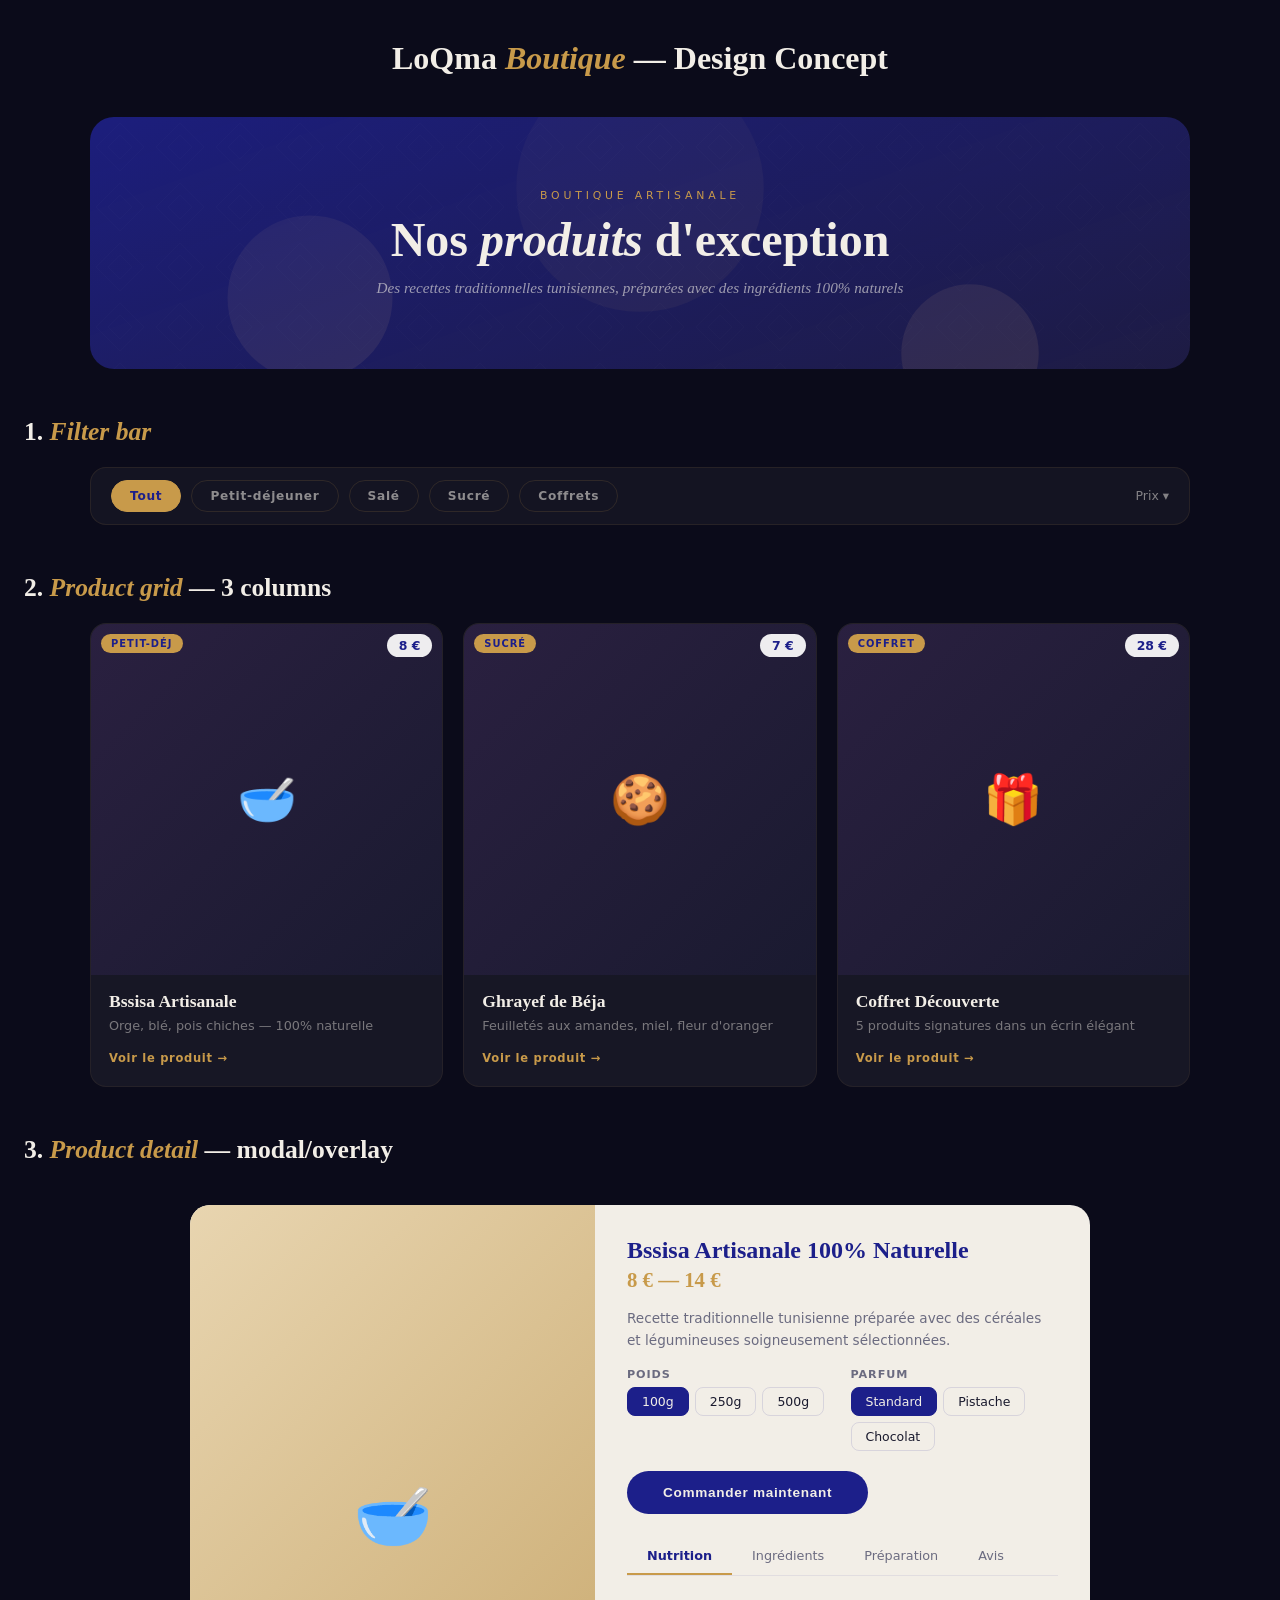
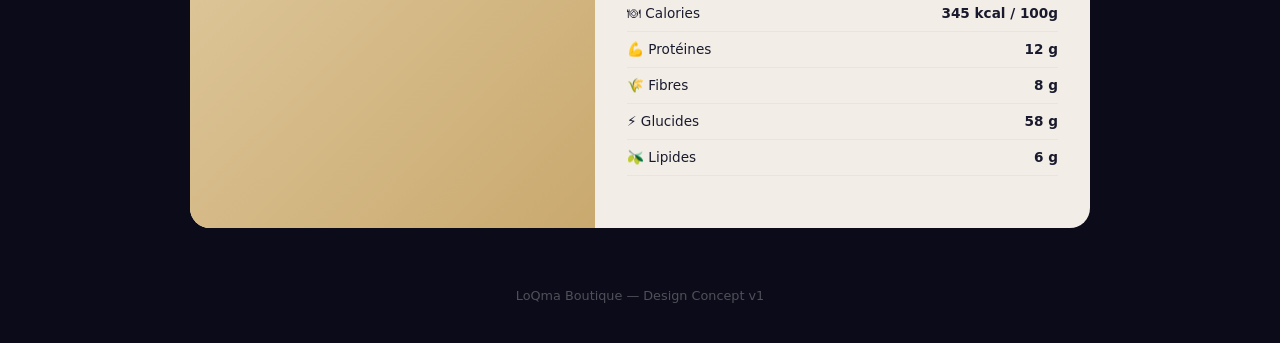
<file: boutique-design-concept.html>
<!DOCTYPE html>
<html lang="fr">
<head>
<meta charset="UTF-8">
<meta name="viewport" content="width=device-width, initial-scale=1.0">
<title>LoQma Boutique — Design Concept</title>
<style>
:root {
  --navy: #1C1F8A; --cream: #F2EEE7; --white: #FFFFFF;
  --gold: #C89A4A; --text: #1A1A2E; --muted: #6B6B80;
  --footer: #111630; --navy-light: #E8E9F8;
  --font-serif: 'Cormorant Garamond', Georgia, serif;
  --font-sans: 'Agrandir', system-ui, sans-serif;
}
* { box-sizing: border-box; margin: 0; padding: 0; }
body { font-family: var(--font-sans); background: #0b0b1a; color: var(--cream); padding: 40px 24px; }
h2 { font-family: var(--font-serif); font-size: 1.6rem; color: var(--cream); margin: 48px 0 20px; }
h2 em { color: var(--gold); font-style: italic; }
h2:first-child { margin-top: 0; }

/* ── HERO ── */
.hero-demo {
  max-width: 1100px; margin: 0 auto 40px;
  background: linear-gradient(160deg, rgba(28,31,138,0.88) 0%, rgba(28,31,138,0.35) 100%),
              url('data:image/svg+xml,<svg xmlns="http://www.w3.org/2000/svg" viewBox="0 0 400 200"><rect fill="%23c89a4a" opacity="0.1" width="400" height="200"/><circle cx="80" cy="120" r="30" fill="%23d4a843" opacity="0.25"/><circle cx="200" cy="80" r="45" fill="%23b89230" opacity="0.15"/><circle cx="320" cy="140" r="25" fill="%23c89a4a" opacity="0.2"/></svg>') center/cover;
  border-radius: 24px; padding: 72px 48px; text-align: center; position: relative; overflow: hidden;
}
.hero-demo::after { content:''; position:absolute; inset:0; background: url("data:image/svg+xml,%3Csvg xmlns='http://www.w3.org/2000/svg' width='60' height='60'%3E%3Cpath d='M30 6 L54 30 L30 54 L6 30 Z M30 18 L42 30 L30 42 L18 30 Z' stroke='%23F2EEE7' stroke-width='0.4' fill='none' opacity='0.04'/%3E%3C/svg%3E"); pointer-events:none; }
.hero-demo__label { font-size:0.68rem; letter-spacing:0.35em; text-transform:uppercase; color:var(--gold); margin-bottom:12px; position:relative; z-index:1; }
.hero-demo__title { font-family:var(--font-serif); font-size:clamp(1.8rem,4vw,3rem); color:var(--cream); font-weight:600; line-height:1.1; margin-bottom:12px; position:relative; z-index:1; }
.hero-demo__sub { font-family:var(--font-serif); font-style:italic; font-size:0.95rem; color:rgba(242,238,231,0.6); position:relative; z-index:1; }

/* ── FILTER BAR ── */
.filters-demo {
  max-width: 1100px; margin: 0 auto 32px;
  display: flex; gap: 10px; flex-wrap: wrap; align-items: center;
  background: rgba(255,255,255,0.04); border: 1px solid rgba(200,154,74,0.1);
  border-radius: 16px; padding: 12px 20px;
}
.filters-demo__pill {
  font-size:0.76rem; font-weight:600; letter-spacing:0.06em;
  padding: 8px 18px; border-radius:50px; cursor:pointer;
  border:1.5px solid rgba(200,154,74,0.15); color:rgba(242,238,231,0.55);
  background:transparent; transition:all 0.2s ease; white-space:nowrap;
}
.filters-demo__pill:hover { border-color:var(--gold); color:var(--cream); }
.filters-demo__pill--active { background:var(--gold); color:var(--navy); border-color:var(--gold); }
.filters-demo__sort { margin-left:auto; font-size:0.78rem; color:rgba(242,238,231,0.5); display:flex; align-items:center; gap:6px; }

/* ── PRODUCT GRID ── */
.grid-demo {
  max-width:1100px; margin:0 auto;
  display: grid; grid-template-columns: repeat(3, 1fr); gap: 20px;
}
.card-demo {
  background: rgba(255,255,255,0.05); border:1px solid rgba(200,154,74,0.08);
  border-radius: 16px; overflow: hidden; transition: all 0.3s ease; cursor: pointer;
}
.card-demo:hover { transform:translateY(-4px); border-color:rgba(200,154,74,0.2); background:rgba(255,255,255,0.08); }
.card-demo__img { aspect-ratio:1; background:linear-gradient(135deg,#2a2040,#1a1a30); display:flex; align-items:center; justify-content:center; position:relative; font-size:3rem; }
.card-demo__tag { position:absolute; top:10px; left:10px; font-size:0.62rem; font-weight:700; letter-spacing:0.1em; text-transform:uppercase; background:var(--gold); color:var(--navy); padding:4px 10px; border-radius:50px; }
.card-demo__price { position:absolute; top:10px; right:10px; background:rgba(255,255,255,0.92); color:var(--navy); padding:4px 12px; border-radius:50px; font-size:0.78rem; font-weight:700; }
.card-demo__body { padding: 16px 18px 20px; }
.card-demo__name { font-family:var(--font-serif); font-size:1.1rem; font-weight:600; color:var(--cream); margin-bottom:4px; }
.card-demo__desc { font-size:0.8rem; color:rgba(242,238,231,0.45); line-height:1.5; margin-bottom:12px; }
.card-demo__btn { font-size:0.72rem; font-weight:600; color:var(--gold); letter-spacing:0.06em; display:inline-flex; align-items:center; gap:4px; }

/* ── PRODUCT MODAL ── */
.modal-demo {
  max-width: 900px; margin: 40px auto 0;
  background: var(--cream); border-radius: 20px; overflow: hidden; display: flex;
  color: var(--text);
}
.modal-demo__img { width:45%; aspect-ratio:1; background:linear-gradient(135deg,#e8d5b0,#c9a96e); display:flex; align-items:center; justify-content:center; font-size:4rem; flex-shrink:0; }
.modal-demo__info { padding: 32px; flex:1; }
.modal-demo__name { font-family:var(--font-serif); font-size:1.5rem; font-weight:600; color:var(--navy); margin-bottom:4px; }
.modal-demo__price { font-family:var(--font-serif); font-size:1.3rem; font-weight:700; color:var(--gold); margin-bottom:16px; }
.modal-demo__desc { font-size:0.85rem; color:var(--muted); line-height:1.6; margin-bottom:16px; }
.modal-demo__variants { display:flex; gap:16px; margin-bottom:20px; }
.modal-demo__variant { flex:1; }
.modal-demo__variant-label { font-size:0.7rem; font-weight:600; letter-spacing:0.08em; text-transform:uppercase; color:var(--muted); margin-bottom:6px; }
.modal-demo__variant-options { display:flex; gap:6px; flex-wrap:wrap; }
.modal-demo__var { padding:6px 14px; border-radius:8px; border:1.5px solid rgba(28,31,138,0.12); font-size:0.78rem; cursor:pointer; background:transparent; color:var(--text); transition:all 0.15s ease; }
.modal-demo__var--active { background:var(--navy); color:var(--cream); border-color:var(--navy); }
.modal-demo__var:hover:not(.modal-demo__var--active) { border-color:var(--gold); }
.modal-demo__cta { display:inline-flex; padding:14px 36px; border-radius:50px; background:var(--navy); color:var(--cream); font-weight:600; font-size:0.85rem; letter-spacing:0.05em; border:none; cursor:pointer; margin-right:10px; }
.modal-demo__cta:hover { background:var(--gold); }

/* ── TABS ── */
.tabs-demo { display:flex; gap:0; margin:24px 0 0; border-bottom:1px solid rgba(28,31,138,0.08); }
.tabs-demo__tab { padding:10px 20px; font-size:0.8rem; color:var(--muted); cursor:pointer; border-bottom:2px solid transparent; }
.tabs-demo__tab--active { color:var(--navy); border-bottom-color:var(--gold); font-weight:600; }
.tab-content { padding:20px 0; font-size:0.85rem; color:var(--text); line-height:1.7; }
.tab-content table { width:100%; border-collapse:collapse; }
.tab-content td { padding:6px 0; border-bottom:1px solid rgba(0,0,0,0.04); }
.tab-content td:last-child { text-align:right; font-weight:600; }

@media (max-width: 800px) { .grid-demo { grid-template-columns: repeat(2, 1fr); } .modal-demo { flex-direction:column; } .modal-demo__img { width:100%; } }
@media (max-width: 480px) { .grid-demo { grid-template-columns: 1fr; } }
</style>
</head>
<body>

<h2 style="text-align:center;font-size:2rem;margin-bottom:40px;">LoQma <em>Boutique</em> — Design Concept</h2>

<!-- HERO -->
<div class="hero-demo">
  <p class="hero-demo__label">Boutique artisanale</p>
  <h1 class="hero-demo__title">Nos <em>produits</em> d'exception</h1>
  <p class="hero-demo__sub">Des recettes traditionnelles tunisiennes, préparées avec des ingrédients 100% naturels</p>
</div>

<!-- FILTERS -->
<h2>1. <em>Filter bar</em></h2>
<div class="filters-demo">
  <span class="filters-demo__pill filters-demo__pill--active">Tout</span>
  <span class="filters-demo__pill">Petit-déjeuner</span>
  <span class="filters-demo__pill">Salé</span>
  <span class="filters-demo__pill">Sucré</span>
  <span class="filters-demo__pill">Coffrets</span>
  <span class="filters-demo__sort">Prix ▾</span>
</div>

<!-- PRODUCT GRID -->
<h2>2. <em>Product grid</em> — 3 columns</h2>
<div class="grid-demo">
  <div class="card-demo">
    <div class="card-demo__img"><span class="card-demo__tag">Petit-déj</span><span class="card-demo__price">8 €</span>🥣</div>
    <div class="card-demo__body">
      <h3 class="card-demo__name">Bssisa Artisanale</h3>
      <p class="card-demo__desc">Orge, blé, pois chiches — 100% naturelle</p>
      <span class="card-demo__btn">Voir le produit →</span>
    </div>
  </div>
  <div class="card-demo">
    <div class="card-demo__img"><span class="card-demo__tag">Sucré</span><span class="card-demo__price">7 €</span>🍪</div>
    <div class="card-demo__body">
      <h3 class="card-demo__name">Ghrayef de Béja</h3>
      <p class="card-demo__desc">Feuilletés aux amandes, miel, fleur d'oranger</p>
      <span class="card-demo__btn">Voir le produit →</span>
    </div>
  </div>
  <div class="card-demo">
    <div class="card-demo__img"><span class="card-demo__tag">Coffret</span><span class="card-demo__price">28 €</span>🎁</div>
    <div class="card-demo__body">
      <h3 class="card-demo__name">Coffret Découverte</h3>
      <p class="card-demo__desc">5 produits signatures dans un écrin élégant</p>
      <span class="card-demo__btn">Voir le produit →</span>
    </div>
  </div>
</div>

<!-- PRODUCT DETAIL MODAL -->
<h2>3. <em>Product detail</em> — modal/overlay</h2>
<div class="modal-demo">
  <div class="modal-demo__img">🥣</div>
  <div class="modal-demo__info">
    <h3 class="modal-demo__name">Bssisa Artisanale 100% Naturelle</h3>
    <p class="modal-demo__price">8 € — 14 €</p>
    <p class="modal-demo__desc">Recette traditionnelle tunisienne préparée avec des céréales et légumineuses soigneusement sélectionnées.</p>
    <!-- Variants -->
    <div class="modal-demo__variants">
      <div class="modal-demo__variant">
        <p class="modal-demo__variant-label">Poids</p>
        <div class="modal-demo__variant-options">
          <span class="modal-demo__var modal-demo__var--active">100g</span>
          <span class="modal-demo__var">250g</span>
          <span class="modal-demo__var">500g</span>
        </div>
      </div>
      <div class="modal-demo__variant">
        <p class="modal-demo__variant-label">Parfum</p>
        <div class="modal-demo__variant-options">
          <span class="modal-demo__var modal-demo__var--active">Standard</span>
          <span class="modal-demo__var">Pistache</span>
          <span class="modal-demo__var">Chocolat</span>
        </div>
      </div>
    </div>
    <button class="modal-demo__cta">Commander maintenant</button>
    <!-- Tabs -->
    <div class="tabs-demo">
      <span class="tabs-demo__tab tabs-demo__tab--active">Nutrition</span>
      <span class="tabs-demo__tab">Ingrédients</span>
      <span class="tabs-demo__tab">Préparation</span>
      <span class="tabs-demo__tab">Avis</span>
    </div>
    <div class="tab-content">
      <table>
        <tr><td>🍽 Calories</td><td>345 kcal / 100g</td></tr>
        <tr><td>💪 Protéines</td><td>12 g</td></tr>
        <tr><td>🌾 Fibres</td><td>8 g</td></tr>
        <tr><td>⚡ Glucides</td><td>58 g</td></tr>
        <tr><td>🫒 Lipides</td><td>6 g</td></tr>
      </table>
    </div>
  </div>
</div>

<p style="text-align:center;margin-top:60px;color:rgba(242,238,231,0.3);font-size:0.8rem;">LoQma Boutique — Design Concept v1</p>

</body>
</html>
</file>
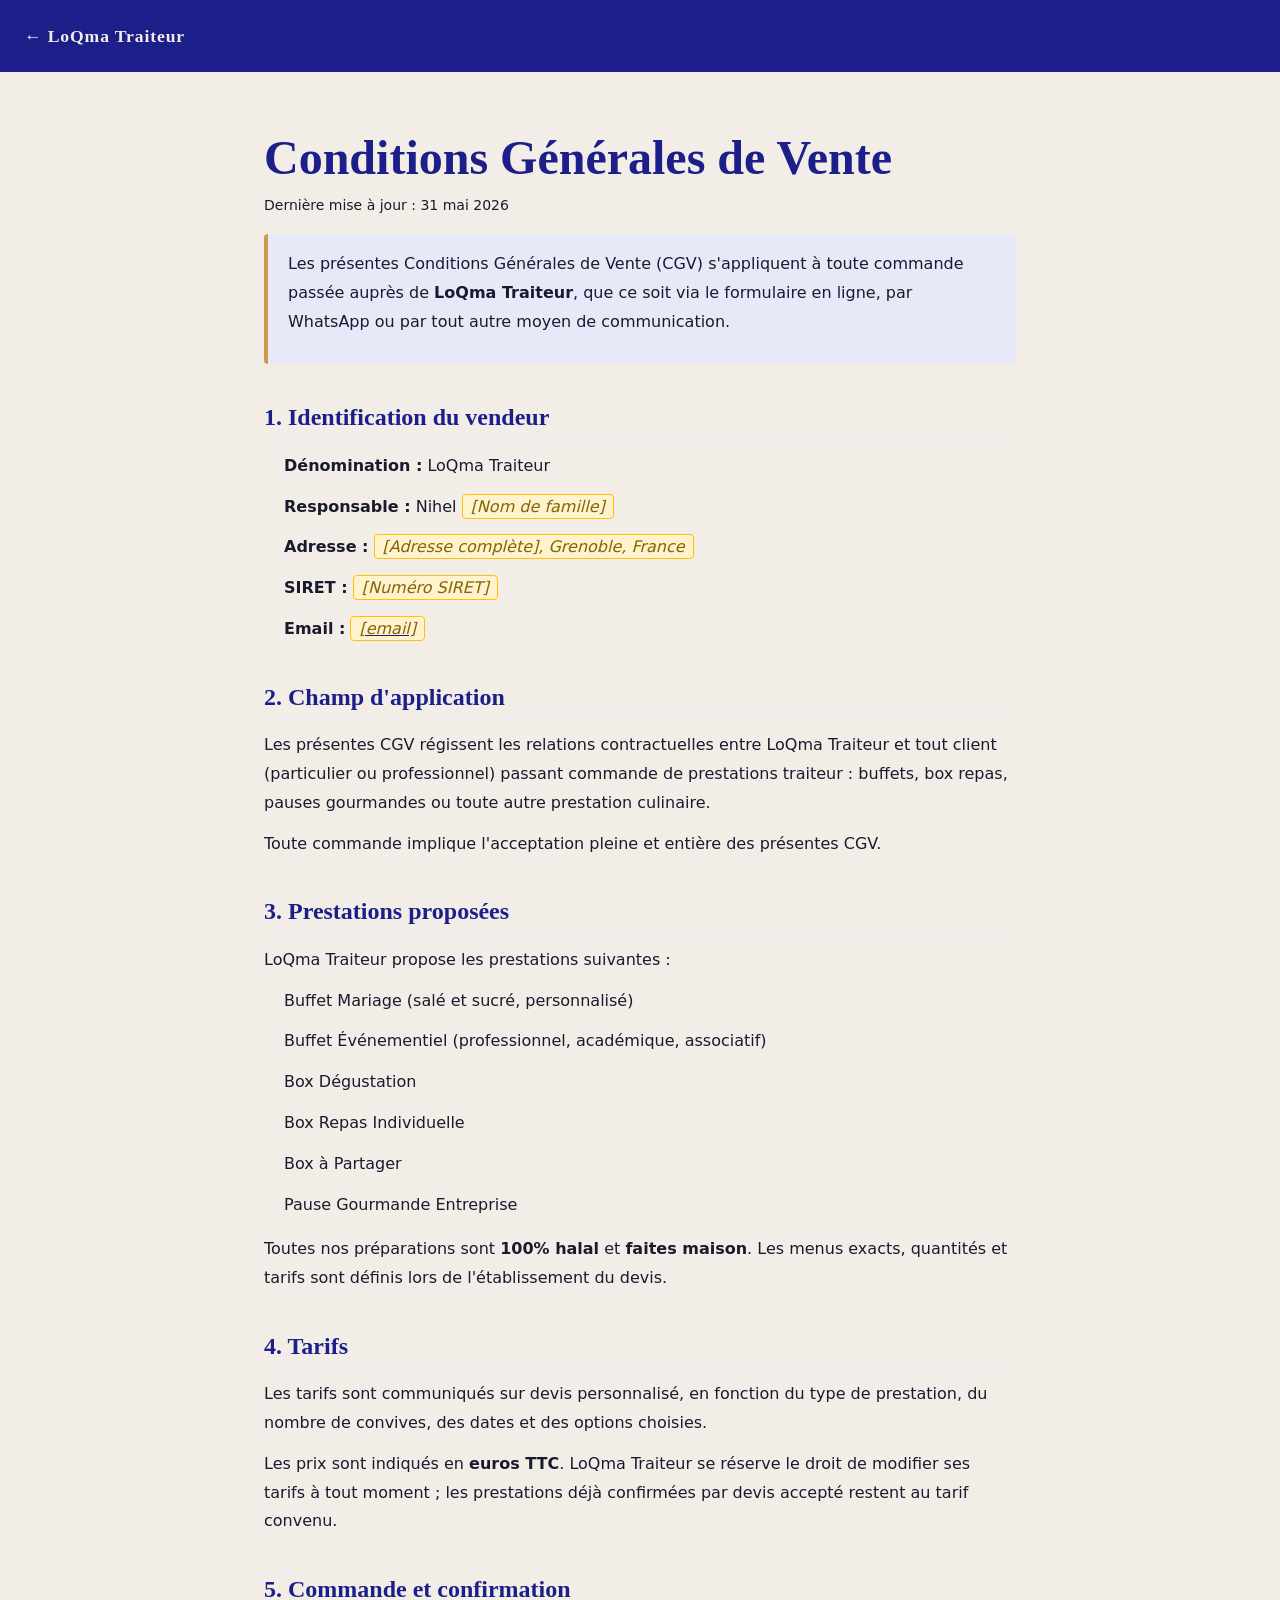
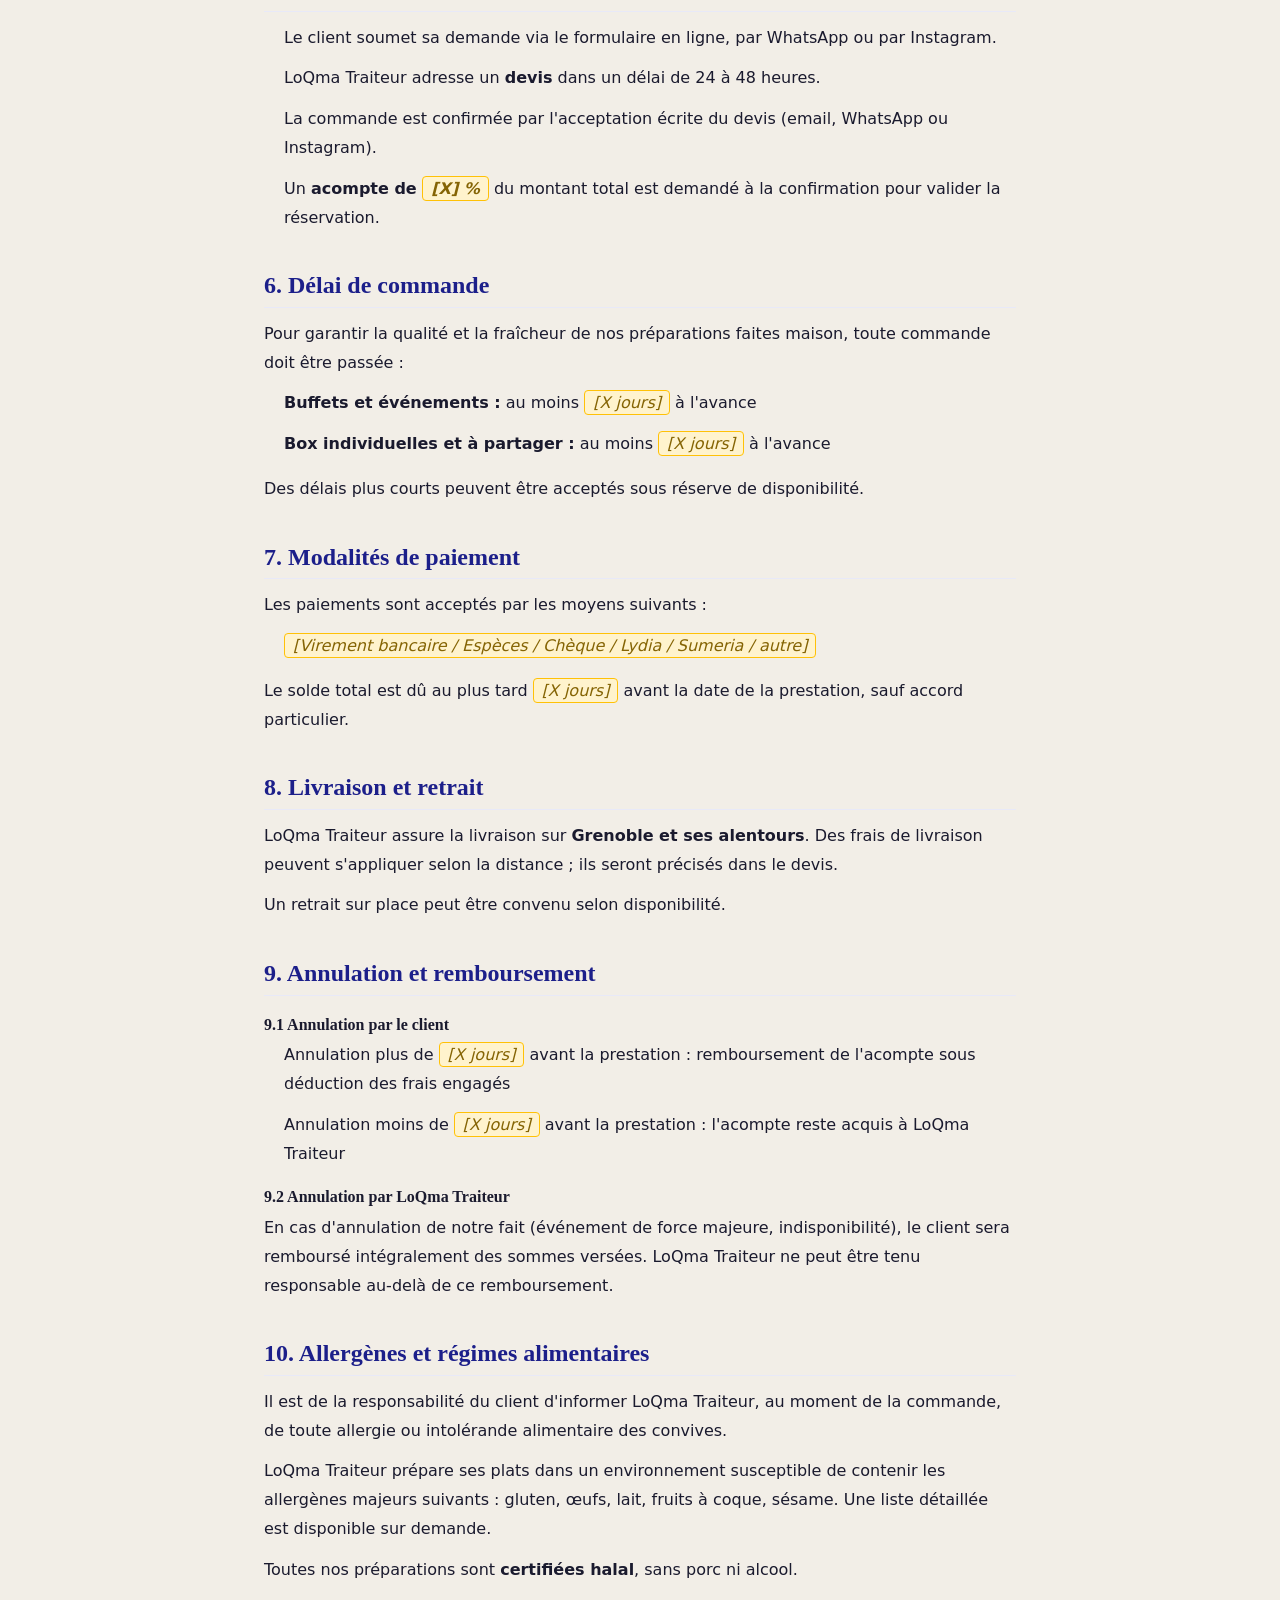
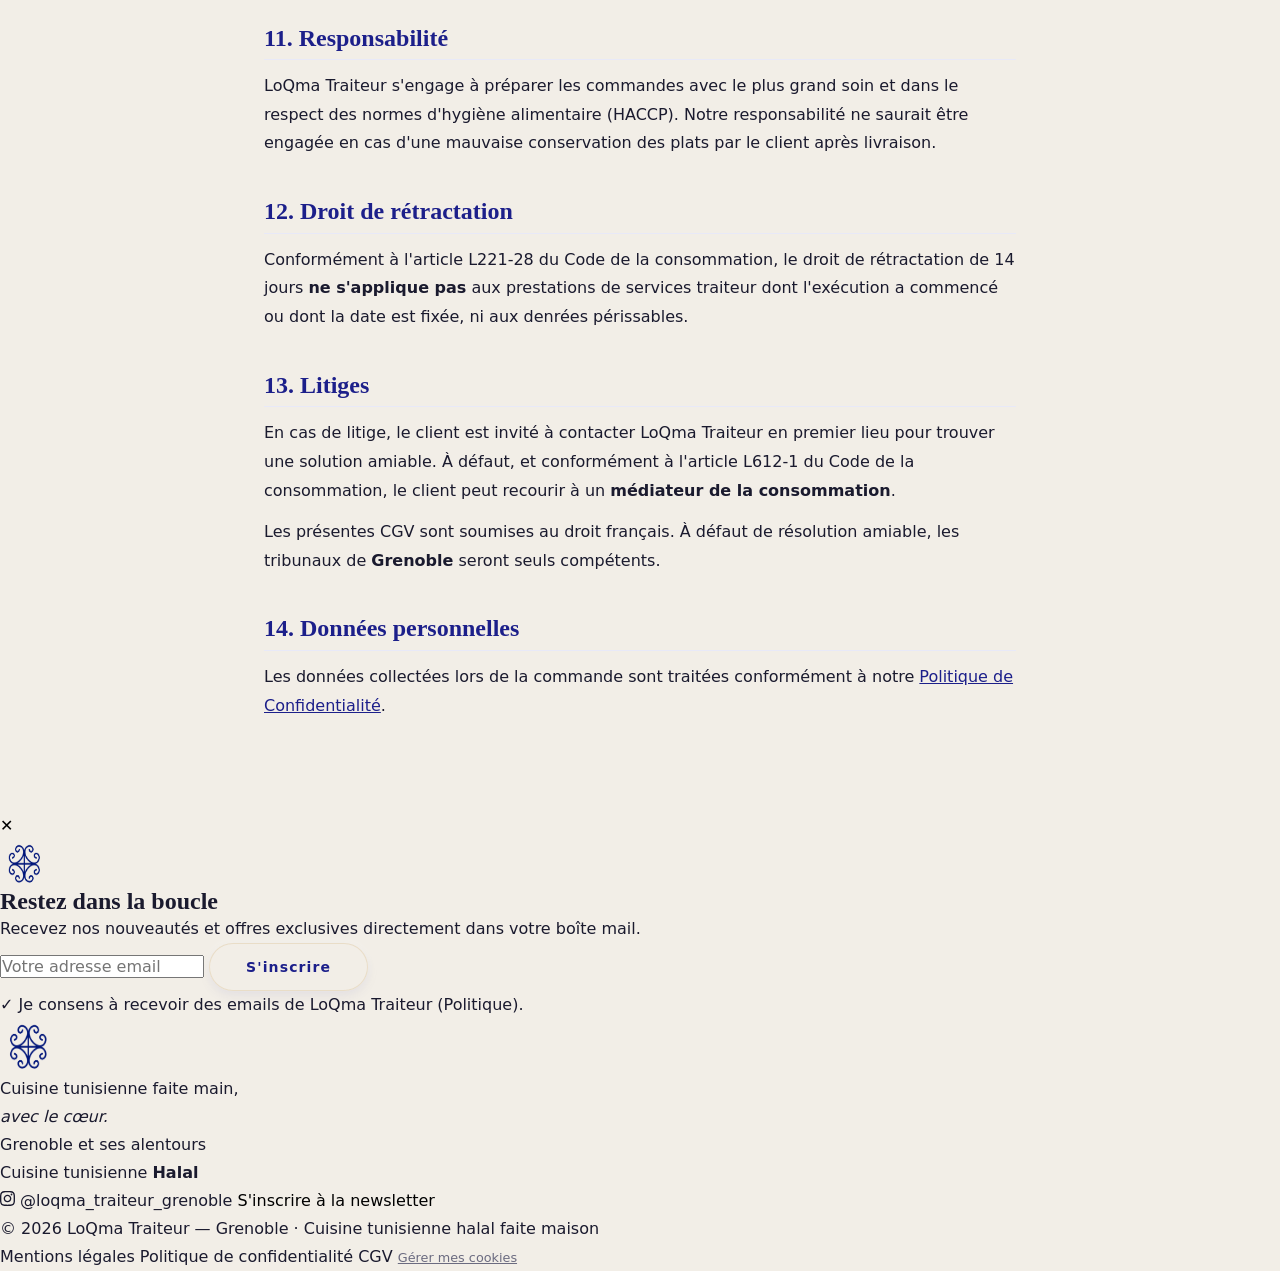
<file: cgv.html>
<!DOCTYPE html>
<html lang="fr">
<head>
  <meta charset="UTF-8">
  <meta name="viewport" content="width=device-width, initial-scale=1.0">
  <meta name="description" content="Conditions Générales de Vente — LoQma Traiteur Grenoble.">
  <title>Conditions Générales de Vente — LoQma Traiteur</title>
  <!-- Google Fonts — chargées uniquement après consentement -->
  <script>
    (function(){
      var c=null;try{c=localStorage.getItem('loqma_cookie_consent');}catch(e){}
      if(c==='accepted'){
        var p1=document.createElement('link');p1.rel='preconnect';p1.href='https://fonts.googleapis.com';
        var p2=document.createElement('link');p2.rel='preconnect';p2.href='https://fonts.gstatic.com';p2.crossOrigin='';
        var f=document.createElement('link');f.rel='stylesheet';
        f.href='https://fonts.googleapis.com/css2?family=Agrandir:wght@400;700&family=Cormorant+Garamond:ital,wght@0,300;0,400;0,600;1,300&display=swap';
        document.head.appendChild(p1);document.head.appendChild(p2);document.head.appendChild(f);
      }
    })();
  </script>
  <link rel="stylesheet" href="css/main.css">
  <style>
    .legal-page {
      max-width: 800px;
      margin: 0 auto;
      padding: calc(var(--nav-height) + 60px) 24px 80px;
    }
    .legal-page__title {
      font-family: var(--font-serif);
      font-size: clamp(2rem, 5vw, 3rem);
      font-weight: 600;
      color: var(--color-navy);
      margin-bottom: 8px;
    }
    .legal-page__date {
      color: var(--color-text-muted);
      font-size: 0.875rem;
      margin-bottom: 48px;
    }
    .legal-page h2 {
      font-family: var(--font-serif);
      font-size: 1.5rem;
      font-weight: 600;
      color: var(--color-navy);
      margin: 40px 0 12px;
      padding-bottom: 8px;
      border-bottom: 1px solid var(--color-navy-light);
    }
    .legal-page h3 {
      font-size: 1rem;
      font-weight: 600;
      color: var(--color-text);
      margin: 20px 0 8px;
    }
    .legal-page p, .legal-page li {
      color: var(--color-text);
      line-height: 1.8;
      margin-bottom: 12px;
    }
    .legal-page ul, .legal-page ol {
      padding-left: 20px;
      margin-bottom: 16px;
    }
    .legal-page a {
      color: var(--color-navy);
      text-decoration: underline;
    }
    .legal-page strong { font-weight: 600; }
    .legal-placeholder {
      background: #fff3cd;
      border: 1px solid #ffc107;
      border-radius: 4px;
      padding: 2px 8px;
      font-style: italic;
      color: #856404;
    }
    .info-box {
      background: var(--color-navy-light);
      border-left: 4px solid var(--color-gold);
      border-radius: 4px;
      padding: 16px 20px;
      margin: 16px 0;
    }
    .legal-nav {
      background: var(--color-navy);
      padding: 0 24px;
      height: var(--nav-height);
      display: flex;
      align-items: center;
      position: fixed;
      top: 0;
      left: 0;
      right: 0;
      z-index: 100;
    }
    .legal-nav a {
      color: var(--color-cream);
      text-decoration: none;
      font-weight: 600;
      font-size: 1.1rem;
      font-family: var(--font-serif);
      letter-spacing: 0.05em;
    }
    .legal-nav a:hover { opacity: 0.8; }
  </style>
</head>
<body>
  <nav class="legal-nav" aria-label="Navigation">
    <a href="index.html">← LoQma Traiteur</a>
  </nav>

  <main class="legal-page">
    <h1 class="legal-page__title">Conditions Générales de Vente</h1>
    <p class="legal-page__date">Dernière mise à jour : 31 mai 2026</p>

    <div class="info-box">
      <p>
        Les présentes Conditions Générales de Vente (CGV) s'appliquent à toute commande
        passée auprès de <strong>LoQma Traiteur</strong>, que ce soit via le formulaire
        en ligne, par WhatsApp ou par tout autre moyen de communication.
      </p>
    </div>

    <h2>1. Identification du vendeur</h2>
    <ul>
      <li><strong>Dénomination :</strong> LoQma Traiteur</li>
      <li><strong>Responsable :</strong> Nihel <span class="legal-placeholder">[Nom de famille]</span></li>
      <li><strong>Adresse :</strong> <span class="legal-placeholder">[Adresse complète], Grenoble, France</span></li>
      <li><strong>SIRET :</strong> <span class="legal-placeholder">[Numéro SIRET]</span></li>
      <li><strong>Email :</strong> <a href="mailto:contact@loqma-traiteur.fr"><span class="legal-placeholder">[email]</span></a></li>
    </ul>

    <h2>2. Champ d'application</h2>
    <p>
      Les présentes CGV régissent les relations contractuelles entre LoQma Traiteur et
      tout client (particulier ou professionnel) passant commande de prestations
      traiteur : buffets, box repas, pauses gourmandes ou toute autre prestation culinaire.
    </p>
    <p>
      Toute commande implique l'acceptation pleine et entière des présentes CGV.
    </p>

    <h2>3. Prestations proposées</h2>
    <p>LoQma Traiteur propose les prestations suivantes :</p>
    <ul>
      <li>Buffet Mariage (salé et sucré, personnalisé)</li>
      <li>Buffet Événementiel (professionnel, académique, associatif)</li>
      <li>Box Dégustation</li>
      <li>Box Repas Individuelle</li>
      <li>Box à Partager</li>
      <li>Pause Gourmande Entreprise</li>
    </ul>
    <p>
      Toutes nos préparations sont <strong>100% halal</strong> et <strong>faites maison</strong>.
      Les menus exacts, quantités et tarifs sont définis lors de l'établissement du devis.
    </p>

    <h2>4. Tarifs</h2>
    <p>
      Les tarifs sont communiqués sur devis personnalisé, en fonction du type de prestation,
      du nombre de convives, des dates et des options choisies.
    </p>
    <p>
      Les prix sont indiqués en <strong>euros TTC</strong>. LoQma Traiteur se réserve le
      droit de modifier ses tarifs à tout moment ; les prestations déjà confirmées par
      devis accepté restent au tarif convenu.
    </p>

    <h2>5. Commande et confirmation</h2>
    <ol>
      <li>Le client soumet sa demande via le formulaire en ligne, par WhatsApp ou par Instagram.</li>
      <li>LoQma Traiteur adresse un <strong>devis</strong> dans un délai de 24 à 48 heures.</li>
      <li>La commande est confirmée par l'acceptation écrite du devis (email, WhatsApp ou Instagram).</li>
      <li>Un <strong>acompte de <span class="legal-placeholder">[X] %</span></strong> du montant total est demandé à la confirmation pour valider la réservation.</li>
    </ol>

    <h2>6. Délai de commande</h2>
    <p>
      Pour garantir la qualité et la fraîcheur de nos préparations faites maison, toute
      commande doit être passée :
    </p>
    <ul>
      <li><strong>Buffets et événements :</strong> au moins <span class="legal-placeholder">[X jours]</span> à l'avance</li>
      <li><strong>Box individuelles et à partager :</strong> au moins <span class="legal-placeholder">[X jours]</span> à l'avance</li>
    </ul>
    <p>
      Des délais plus courts peuvent être acceptés sous réserve de disponibilité.
    </p>

    <h2>7. Modalités de paiement</h2>
    <p>Les paiements sont acceptés par les moyens suivants :</p>
    <ul>
      <li><span class="legal-placeholder">[Virement bancaire / Espèces / Chèque / Lydia / Sumeria / autre]</span></li>
    </ul>
    <p>
      Le solde total est dû au plus tard <span class="legal-placeholder">[X jours]</span>
      avant la date de la prestation, sauf accord particulier.
    </p>

    <h2>8. Livraison et retrait</h2>
    <p>
      LoQma Traiteur assure la livraison sur <strong>Grenoble et ses alentours</strong>.
      Des frais de livraison peuvent s'appliquer selon la distance ; ils seront précisés
      dans le devis.
    </p>
    <p>
      Un retrait sur place peut être convenu selon disponibilité.
    </p>

    <h2>9. Annulation et remboursement</h2>
    <h3>9.1 Annulation par le client</h3>
    <ul>
      <li>Annulation plus de <span class="legal-placeholder">[X jours]</span> avant la prestation : remboursement de l'acompte sous déduction des frais engagés</li>
      <li>Annulation moins de <span class="legal-placeholder">[X jours]</span> avant la prestation : l'acompte reste acquis à LoQma Traiteur</li>
    </ul>

    <h3>9.2 Annulation par LoQma Traiteur</h3>
    <p>
      En cas d'annulation de notre fait (événement de force majeure, indisponibilité),
      le client sera remboursé intégralement des sommes versées. LoQma Traiteur ne peut
      être tenu responsable au-delà de ce remboursement.
    </p>

    <h2>10. Allergènes et régimes alimentaires</h2>
    <p>
      Il est de la responsabilité du client d'informer LoQma Traiteur, au moment de la
      commande, de toute allergie ou intolérande alimentaire des convives.
    </p>
    <p>
      LoQma Traiteur prépare ses plats dans un environnement susceptible de contenir les
      allergènes majeurs suivants : gluten, œufs, lait, fruits à coque, sésame.
      Une liste détaillée est disponible sur demande.
    </p>
    <p>
      Toutes nos préparations sont <strong>certifiées halal</strong>, sans porc ni alcool.
    </p>

    <h2>11. Responsabilité</h2>
    <p>
      LoQma Traiteur s'engage à préparer les commandes avec le plus grand soin et dans
      le respect des normes d'hygiène alimentaire (HACCP). Notre responsabilité ne saurait
      être engagée en cas d'une mauvaise conservation des plats par le client après livraison.
    </p>

    <h2>12. Droit de rétractation</h2>
    <p>
      Conformément à l'article L221-28 du Code de la consommation, le droit de rétractation
      de 14 jours <strong>ne s'applique pas</strong> aux prestations de services traiteur
      dont l'exécution a commencé ou dont la date est fixée, ni aux denrées périssables.
    </p>

    <h2>13. Litiges</h2>
    <p>
      En cas de litige, le client est invité à contacter LoQma Traiteur en premier lieu
      pour trouver une solution amiable. À défaut, et conformément à l'article L612-1
      du Code de la consommation, le client peut recourir à un <strong>médiateur de la
      consommation</strong>.
    </p>
    <p>
      Les présentes CGV sont soumises au droit français. À défaut de résolution amiable,
      les tribunaux de <strong>Grenoble</strong> seront seuls compétents.
    </p>

    <h2>14. Données personnelles</h2>
    <p>
      Les données collectées lors de la commande sont traitées conformément à notre
      <a href="politique-confidentialite.html">Politique de Confidentialité</a>.
    </p>
  </main>

  <!-- NEWSLETTER POPUP (reused from main site) -->
  <div id="nl-popup" class="nl-popup" role="dialog" aria-modal="true" aria-labelledby="nl-popup-title">
    <div class="nl-popup__backdrop"></div>
    <div class="nl-popup__card">
      <button class="nl-popup__close" aria-label="Fermer">✕</button>
      <img src="assets/logo-sans2.png" class="nl-popup__logo" alt="LoQma" width="48" height="48">
      <h2 class="nl-popup__title" id="nl-popup-title">Restez dans la boucle</h2>
      <p class="nl-popup__body">Recevez nos nouveautés et offres exclusives directement dans votre boîte mail.</p>
      <form class="nl-popup__form" id="nl-form" novalidate>
        <div class="nl-popup__field">
          <input type="email" id="nl-email" name="email" placeholder="Votre adresse email" class="nl-popup__input" required aria-required="true">
          <button type="submit" class="btn btn--primary nl-popup__submit">S'inscrire</button>
        </div>
        <p class="nl-popup__consent">
          ✓ Je consens à recevoir des emails de LoQma Traiteur (<a href="politique-confidentialite.html" target="_blank">Politique</a>).
        </p>
        <p class="nl-popup__success" id="nl-success" hidden>✓ Merci ! Vous êtes inscrit(e) à notre newsletter.</p>
      </form>
    </div>
  </div>

  <!-- FOOTER (reused from main site) -->
  <footer class="footer" role="contentinfo">
    <div class="footer__inner">
      <div class="footer__brand">
        <img src="assets/logo-sans2.png"
             alt="LoQma Traiteur"
             class="footer__logo"
             width="56" height="56"
             loading="lazy">
        <p class="footer__tagline">
          Cuisine tunisienne faite main,<br>
          <em>avec le cœur.</em>
        </p>
      </div>
      <div class="footer__info">
        <p>Grenoble et ses alentours</p>
        <p>Cuisine tunisienne <strong>Halal</strong></p>
        <a href="https://www.instagram.com/loqma_traiteur_grenoble/"
           target="_blank" rel="noopener noreferrer"
           class="footer__instagram"
           aria-label="Suivre LoQma sur Instagram">
          <svg viewBox="0 0 24 24" fill="currentColor" aria-hidden="true" width="15" height="15">
            <path d="M12 2.163c3.204 0 3.584.012 4.85.07 3.252.148 4.771 1.691 4.919 4.919.058 1.265.069 1.645.069 4.849 0 3.205-.012 3.584-.069 4.849-.149 3.225-1.664 4.771-4.919 4.919-1.266.058-1.644.07-4.85.07-3.204 0-3.584-.012-4.849-.07-3.26-.149-4.771-1.699-4.919-4.92-.058-1.265-.07-1.644-.07-4.849 0-3.204.013-3.583.07-4.849.149-3.227 1.664-4.771 4.919-4.919 1.266-.057 1.645-.069 4.849-.069zm0-2.163c-3.259 0-3.667.014-4.947.072-4.358.2-6.78 2.618-6.98 6.98-.059 1.281-.073 1.689-.073 4.948 0 3.259.014 3.668.072 4.948.2 4.358 2.618 6.78 6.98 6.98 1.281.058 1.689.072 4.948.072 3.259 0 3.668-.014 4.948-.072 4.354-.2 6.782-2.618 6.979-6.98.059-1.28.073-1.689.073-4.948 0-3.259-.014-3.667-.072-4.947-.196-4.354-2.617-6.78-6.979-6.98-1.281-.059-1.69-.073-4.949-.073zm0 5.838c-3.403 0-6.162 2.759-6.162 6.162s2.759 6.163 6.162 6.163 6.162-2.759 6.162-6.163c0-3.403-2.759-6.162-6.162-6.162zm0 10.162c-2.209 0-4-1.79-4-4 0-2.209 1.791-4 4-4s4 1.791 4 4c0 2.21-1.791 4-4 4zm6.406-11.845c-.796 0-1.441.645-1.441 1.44s.645 1.44 1.441 1.44c.795 0 1.439-.645 1.439-1.44s-.644-1.44-1.439-1.44z"/>
          </svg>
          @loqma_traiteur_grenoble
        </a>
        <button id="nl-trigger" class="footer__newsletter-link" type="button" aria-label="S'inscrire à la newsletter">
          S'inscrire à la newsletter
        </button>
      </div>
    </div>
    <div class="footer__bar">
      <p>© 2026 LoQma Traiteur — Grenoble · Cuisine tunisienne halal faite maison</p>
      <nav class="footer__legal-links" aria-label="Liens légaux">
        <a href="mentions-legales.html">Mentions légales</a>
        <a href="politique-confidentialite.html">Politique de confidentialité</a>
        <a href="cgv.html">CGV</a>
        <button id="cookie-manage" class="footer__cookie-link" type="button">Gérer mes cookies</button>
      </nav>
    </div>
  </footer>

  <script src="js/app.js" defer></script>
</body>
</html>
</file>
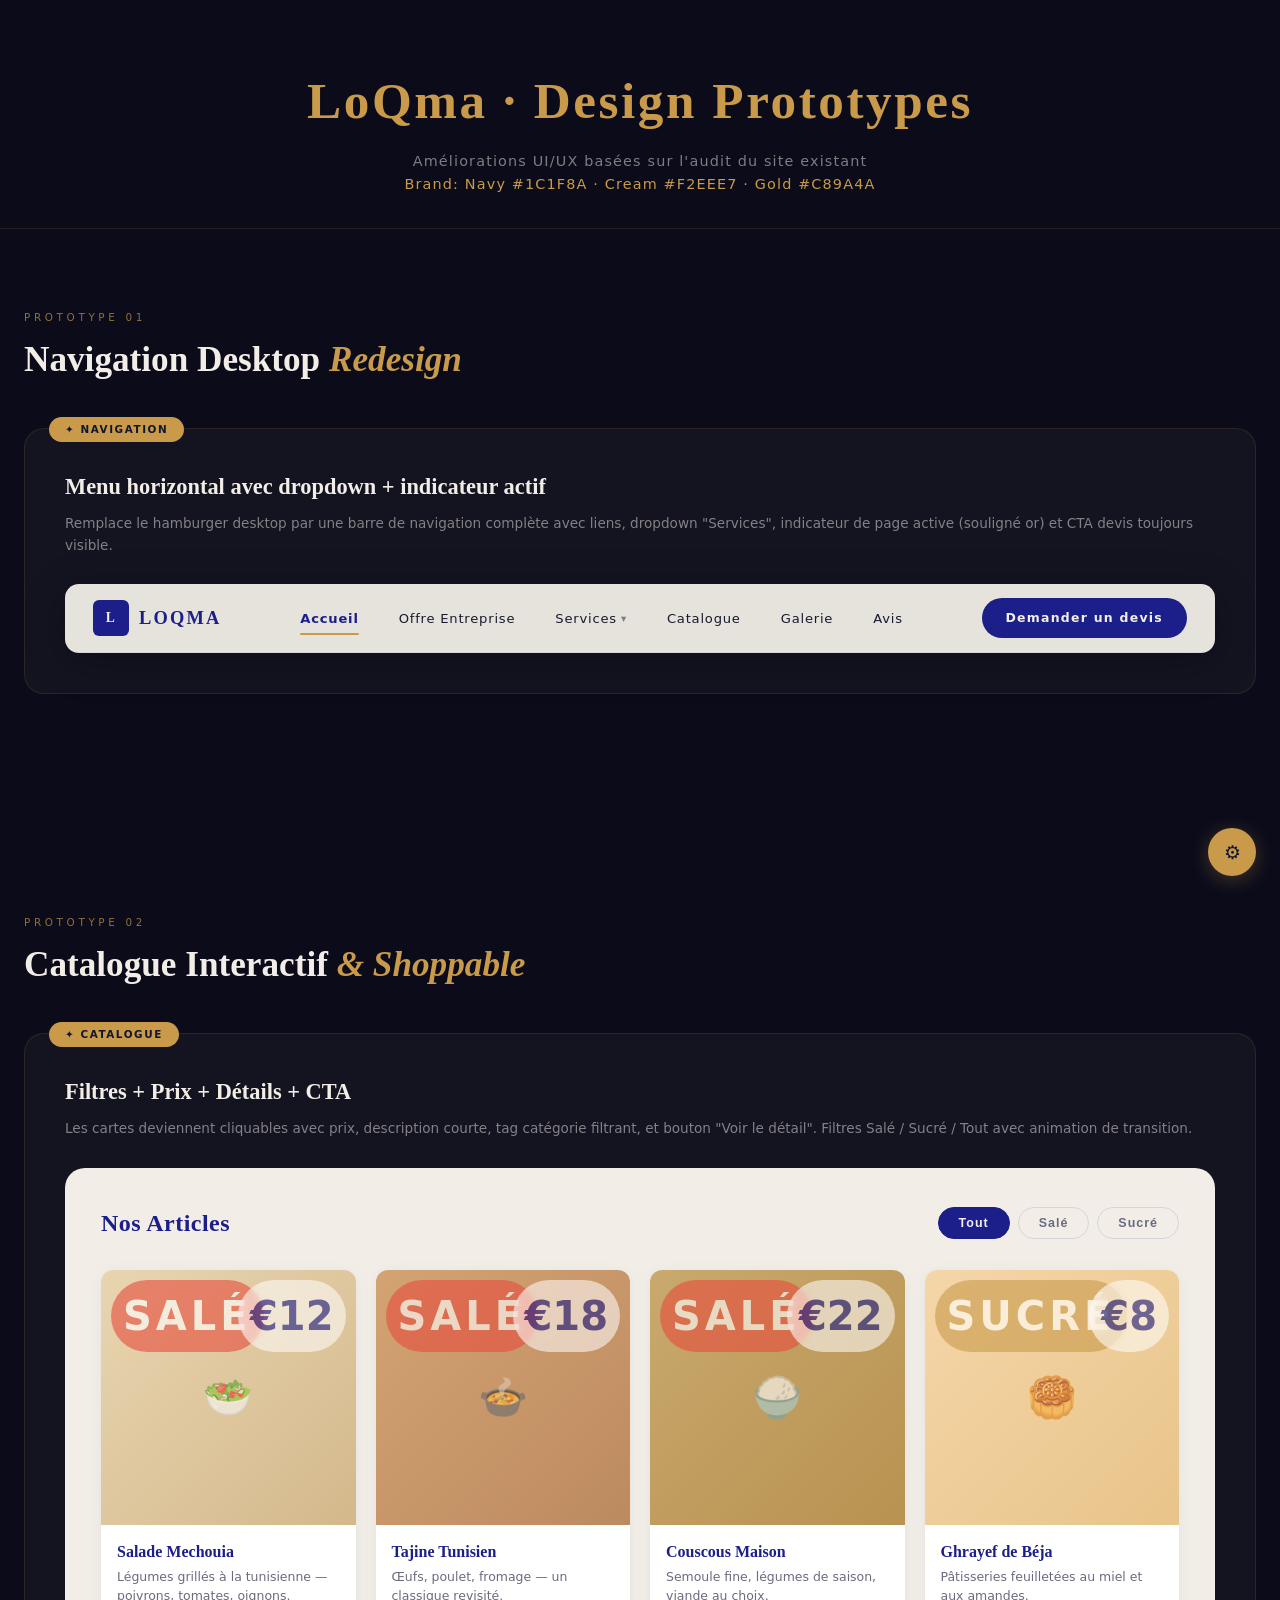
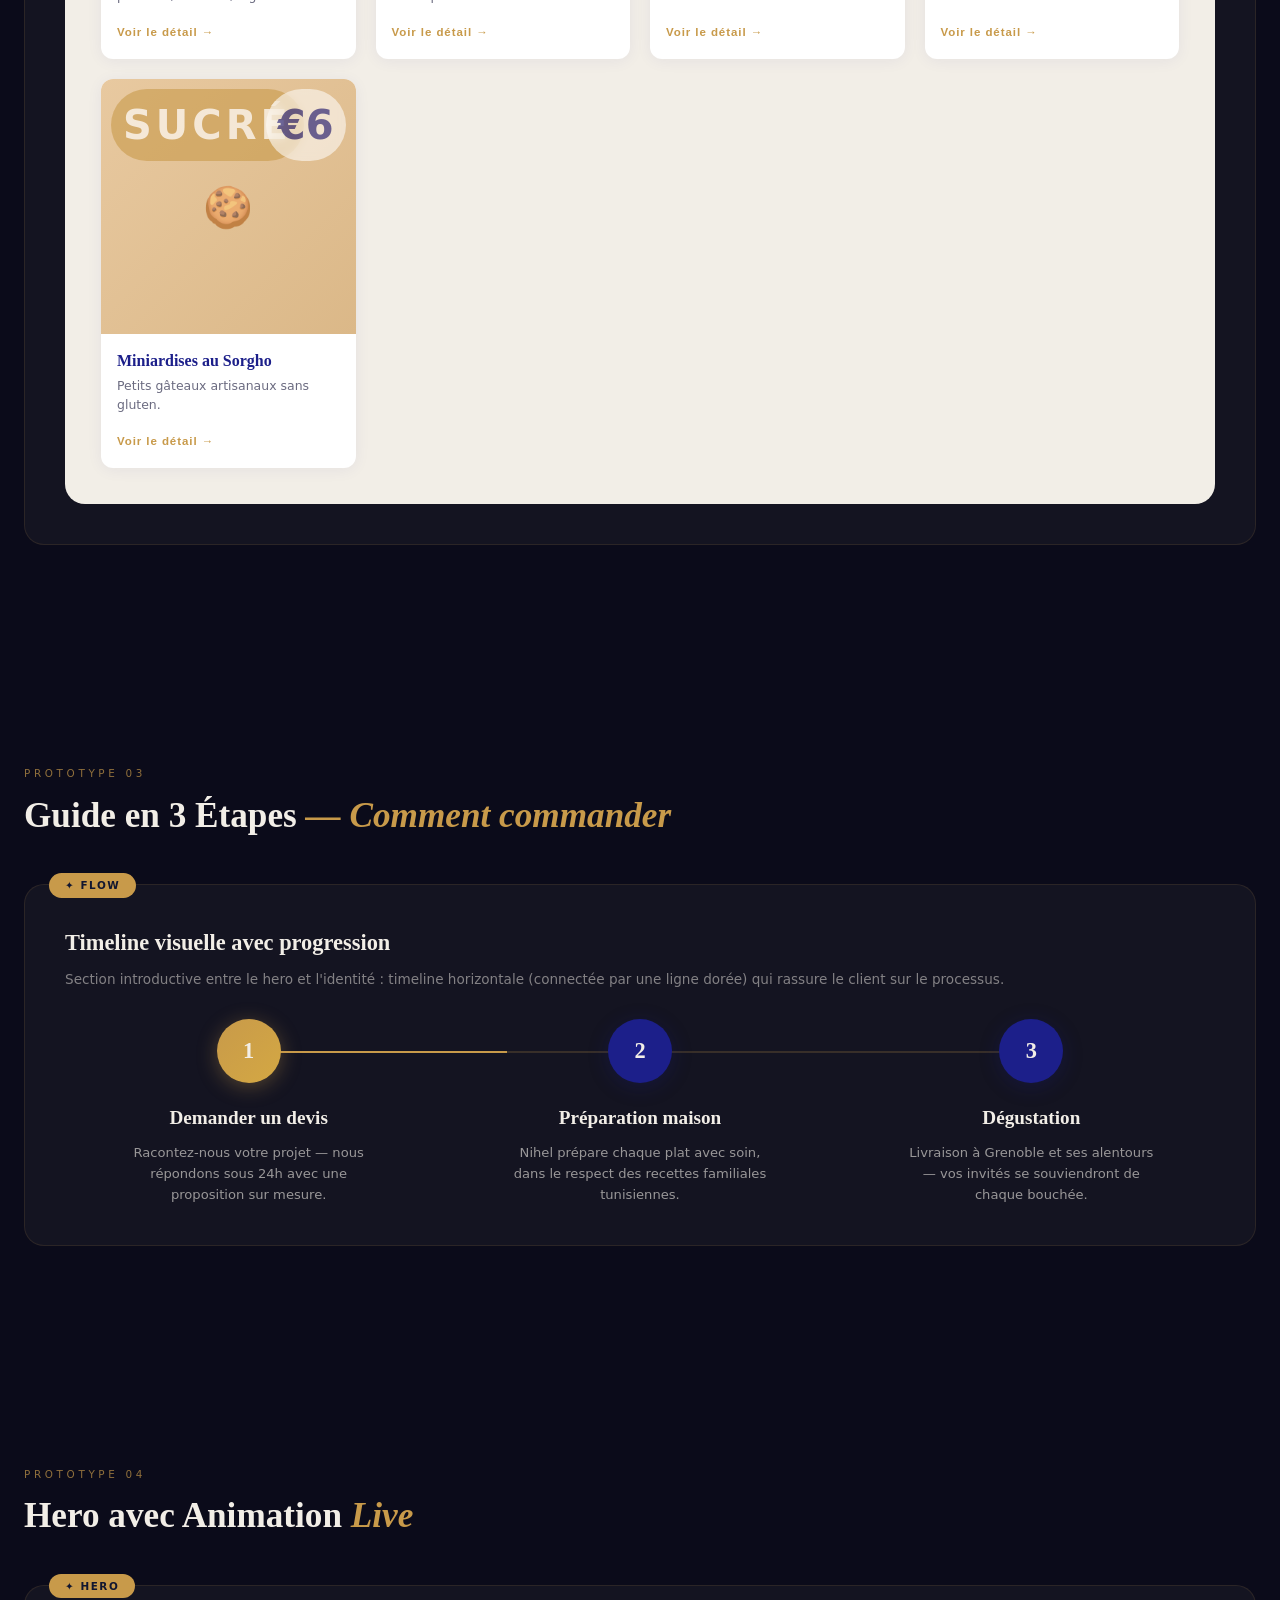
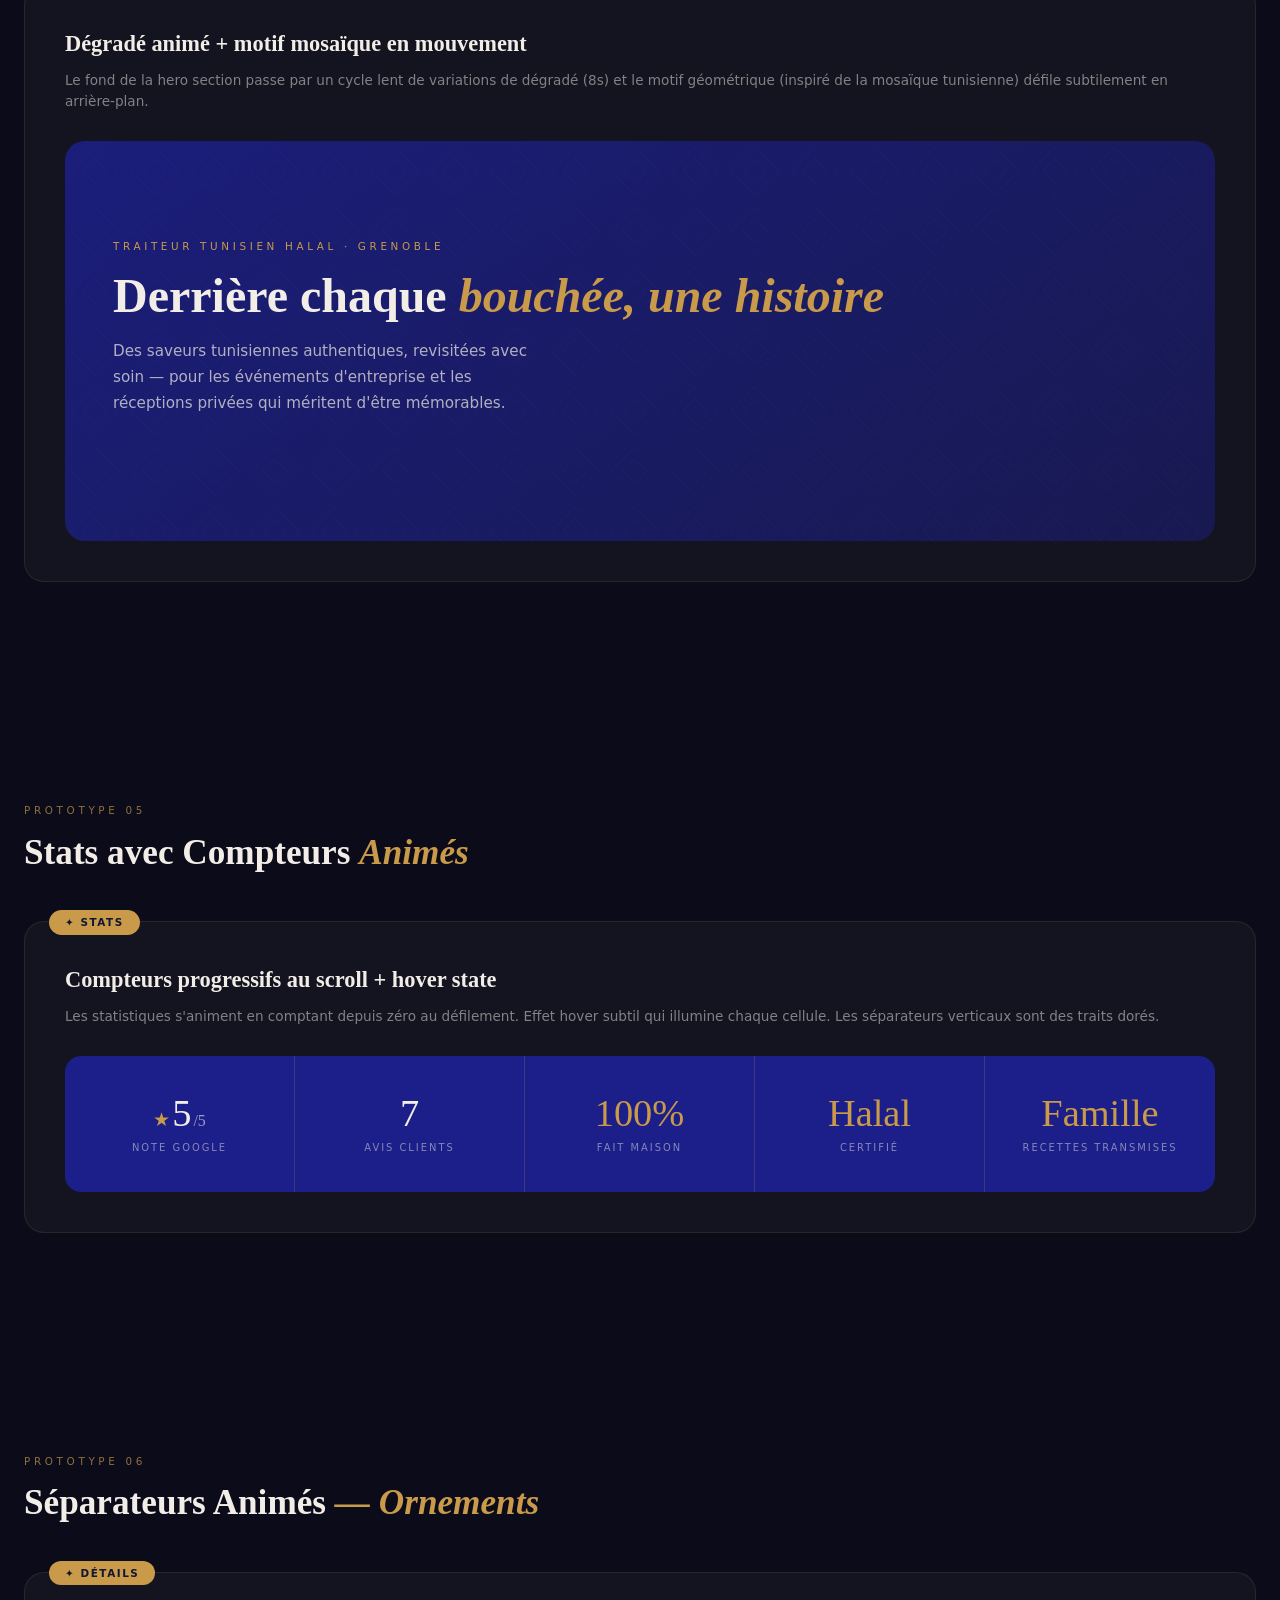
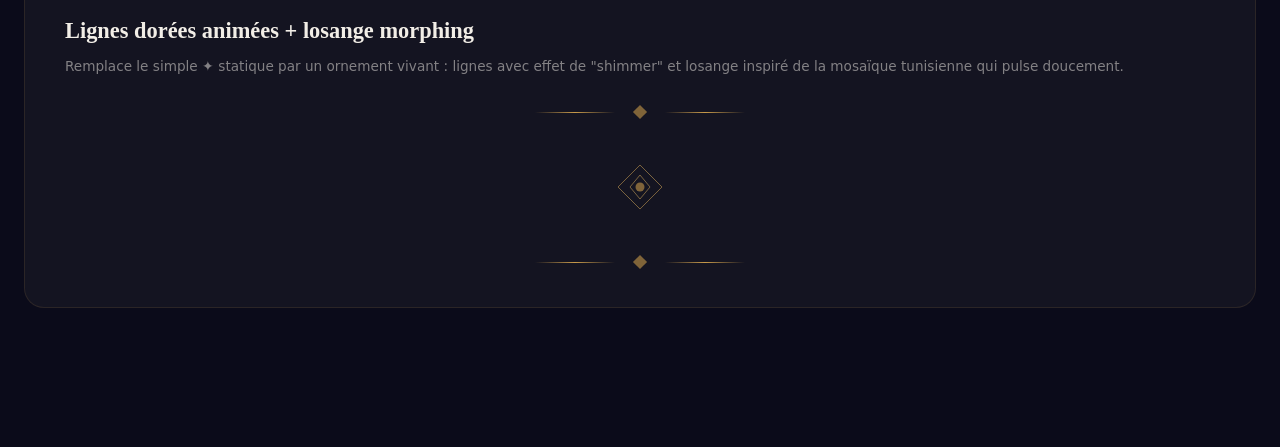
<file: design-prototypes.html>
<!DOCTYPE html>
<html lang="fr">
<head>
<meta charset="UTF-8">
<meta name="viewport" content="width=device-width, initial-scale=1.0">
<title>LoQma — Design Prototypes</title>
<style>
/* ═══════════════════════════════════════════
   PREVIEW FRAMEWORK
   ═══════════════════════════════════════════ */
:root {
  --color-navy: #1C1F8A;
  --color-cream: #F2EEE7;
  --color-white: #FFFFFF;
  --color-gold: #C89A4A;
  --color-text: #1A1A2E;
  --color-text-muted: #6B6B80;
  --color-navy-light: #E8E9F8;
  --color-whatsapp: #25D366;
  --color-footer: #111630;

  --font-serif: 'Cormorant Garamond', Georgia, serif;
  --font-sans: 'Agrandir', system-ui, -apple-system, sans-serif;
  --font-display: 'Agrandir', system-ui, -apple-system, sans-serif;
}

* { box-sizing: border-box; margin: 0; padding: 0; }

body {
  font-family: var(--font-sans);
  background: #0b0b1a;
  color: var(--color-cream);
  line-height: 1.6;
}

/* Page chrome */
.preview-header {
  text-align: center;
  padding: 60px 24px 32px;
  border-bottom: 1px solid rgba(200,154,74,0.15);
  margin-bottom: 0;
}
.preview-header h1 {
  font-family: var(--font-serif);
  font-size: clamp(2rem, 5vw, 3.2rem);
  color: var(--color-gold);
  letter-spacing: 0.05em;
  margin-bottom: 8px;
}
.preview-header p {
  color: rgba(242,238,231,0.5);
  font-size: 0.9rem;
  letter-spacing: 0.08em;
}
.preview-header span {
  color: var(--color-gold);
}

/* Section wrapper */
.section-block {
  padding: 80px 24px;
  max-width: 1300px;
  margin: 0 auto;
}
.section-block__label {
  font-family: var(--font-sans);
  font-size: 0.65rem;
  letter-spacing: 0.35em;
  text-transform: uppercase;
  color: var(--color-gold);
  margin-bottom: 6px;
  opacity: 0.7;
}
.section-block__title {
  font-family: var(--font-serif);
  font-size: clamp(1.6rem, 3vw, 2.2rem);
  color: var(--color-cream);
  margin-bottom: 40px;
}
.section-block__title em {
  color: var(--color-gold);
  font-style: italic;
}

/* Card for each prototype */
.prototype-card {
  background: rgba(242,238,231,0.04);
  border: 1px solid rgba(200,154,74,0.12);
  border-radius: 20px;
  padding: 40px;
  margin-bottom: 60px;
  position: relative;
}
.prototype-card__badge {
  position: absolute;
  top: -12px;
  left: 24px;
  background: var(--color-gold);
  color: var(--color-footer);
  font-size: 0.65rem;
  font-weight: 700;
  letter-spacing: 0.15em;
  text-transform: uppercase;
  padding: 4px 16px;
  border-radius: 50px;
}
.prototype-card__title {
  font-family: var(--font-serif);
  font-size: 1.4rem;
  color: var(--color-cream);
  margin-bottom: 8px;
}
.prototype-card__desc {
  font-size: 0.85rem;
  color: rgba(242,238,231,0.5);
  margin-bottom: 28px;
}

/* ═══════════════════════════════════════════
   PROTOTYPE 1 — DESKTOP NAV
   ═══════════════════════════════════════════ */
.nav-demo {
  background: rgba(242,238,231,0.95);
  backdrop-filter: blur(16px);
  -webkit-backdrop-filter: blur(16px);
  border-radius: 14px;
  overflow: hidden;
  box-shadow: 0 8px 40px rgba(0,0,0,0.3);
}
.nav-demo__bar {
  display: flex;
  align-items: center;
  justify-content: space-between;
  padding: 14px 28px;
  border-bottom: 1px solid rgba(28,31,138,0.06);
}
.nav-demo__logo {
  display: flex;
  align-items: center;
  gap: 10px;
}
.nav-demo__logo-icon {
  width: 36px; height: 36px;
  background: var(--color-navy);
  border-radius: 6px;
  display: flex;
  align-items: center;
  justify-content: center;
  color: var(--color-cream);
  font-family: var(--font-serif);
  font-weight: 600;
  font-size: 0.85rem;
  letter-spacing: 0.12em;
}
.nav-demo__logo-text {
  font-family: var(--font-serif);
  font-weight: 600;
  font-size: 1.15rem;
  letter-spacing: 0.12em;
  text-transform: uppercase;
  color: var(--color-navy);
}
.nav-demo__links {
  display: flex;
  align-items: center;
  gap: 4px;
}
.nav-demo__link {
  font-size: 0.82rem;
  letter-spacing: 0.06em;
  color: var(--color-text);
  padding: 8px 18px;
  border-radius: 8px;
  text-decoration: none;
  transition: all 0.2s ease;
  position: relative;
  font-weight: 500;
}
.nav-demo__link:hover {
  background: var(--color-navy-light);
  color: var(--color-navy);
}
.nav-demo__link--active {
  color: var(--color-navy);
  font-weight: 600;
}
.nav-demo__link--active::after {
  content: '';
  position: absolute;
  bottom: 2px;
  left: 18px;
  right: 18px;
  height: 2px;
  background: var(--color-gold);
  border-radius: 2px;
}
.nav-demo__link--dropdown {
  display: inline-flex;
  align-items: center;
  gap: 4px;
}
.nav-demo__link--dropdown::after {
  content: '▾';
  font-size: 0.65rem;
  opacity: 0.5;
}
.nav-demo__cta {
  font-size: 0.78rem;
  font-weight: 600;
  letter-spacing: 0.1em;
  background: var(--color-navy);
  color: var(--color-cream);
  padding: 10px 24px;
  border-radius: 50px;
  text-decoration: none;
  transition: all 0.2s ease;
  border: none;
  cursor: pointer;
}
.nav-demo__cta:hover {
  background: var(--color-gold);
  transform: translateY(-1px);
}
/* Dropdown demo */
.nav-demo__dropdown {
  display: none;
  position: absolute;
  top: 100%;
  left: 0;
  background: rgba(255,255,255,0.98);
  backdrop-filter: blur(20px);
  border-radius: 12px;
  box-shadow: 0 12px 48px rgba(28,31,138,0.12);
  padding: 20px 0;
  min-width: 200px;
  border: 1px solid rgba(200,154,74,0.08);
}
.nav-demo__link-wrap {
  position: relative;
}
.nav-demo__link-wrap:hover .nav-demo__dropdown {
  display: block;
}
.nav-demo__dropdown a {
  display: block;
  padding: 10px 24px;
  font-size: 0.85rem;
  color: var(--color-text);
  text-decoration: none;
  transition: all 0.15s ease;
}
.nav-demo__dropdown a:hover {
  background: var(--color-navy-light);
  color: var(--color-navy);
  padding-left: 30px;
}

/* ═══════════════════════════════════════════
   PROTOTYPE 2 — CATALOGUE INTERACTIF
   ═══════════════════════════════════════════ */
.catalog-demo {
  background: var(--color-cream);
  border-radius: 20px;
  padding: 36px;
  color: var(--color-text);
}
.catalog-demo__header {
  display: flex;
  align-items: center;
  justify-content: space-between;
  flex-wrap: wrap;
  gap: 16px;
  margin-bottom: 28px;
}
.catalog-demo__title {
  font-family: var(--font-serif);
  font-size: 1.5rem;
  font-weight: 600;
  color: var(--color-navy);
  letter-spacing: 0.02em;
}
.catalog-demo__filters {
  display: flex;
  gap: 8px;
}
.catalog-demo__filter {
  font-size: 0.78rem;
  font-weight: 600;
  letter-spacing: 0.08em;
  padding: 8px 20px;
  border-radius: 50px;
  border: 1.5px solid rgba(28,31,138,0.12);
  background: transparent;
  color: var(--color-text-muted);
  cursor: pointer;
  transition: all 0.2s ease;
}
.catalog-demo__filter:hover {
  border-color: var(--color-gold);
  color: var(--color-navy);
}
.catalog-demo__filter--active {
  background: var(--color-navy);
  color: var(--color-cream);
  border-color: var(--color-navy);
}
.catalog-demo__grid {
  display: grid;
  grid-template-columns: repeat(auto-fill, minmax(200px, 1fr));
  gap: 20px;
}
.catalog-demo__card {
  background: white;
  border-radius: 12px;
  overflow: hidden;
  box-shadow: 0 2px 16px rgba(28,31,138,0.06);
  transition: all 0.3s ease;
  cursor: pointer;
  position: relative;
}
.catalog-demo__card:hover {
  transform: translateY(-6px);
  box-shadow: 0 12px 40px rgba(28,31,138,0.12);
}
.catalog-demo__card-img {
  aspect-ratio: 1;
  background: linear-gradient(135deg, #f0e6d3, #e8dcc8);
  display: flex;
  align-items: center;
  justify-content: center;
  position: relative;
  overflow: hidden;
}
.catalog-demo__card-img span {
  font-size: 2.5rem;
  opacity: 0.6;
}
.catalog-demo__tag {
  position: absolute;
  top: 10px;
  left: 10px;
  font-size: 0.65rem;
  font-weight: 700;
  letter-spacing: 0.1em;
  padding: 4px 12px;
  border-radius: 50px;
  text-transform: uppercase;
}
.catalog-demo__tag--sale { background: #e74c3c; color: white; }
.catalog-demo__tag--sucre { background: var(--color-gold); color: white; }
.catalog-demo__price {
  position: absolute;
  top: 10px;
  right: 10px;
  background: rgba(255,255,255,0.92);
  backdrop-filter: blur(4px);
  padding: 4px 12px;
  border-radius: 50px;
  font-size: 0.75rem;
  font-weight: 700;
  color: var(--color-navy);
}
.catalog-demo__card-body {
  padding: 14px 16px 16px;
}
.catalog-demo__card-name {
  font-family: var(--font-serif);
  font-size: 1rem;
  font-weight: 600;
  color: var(--color-navy);
  margin-bottom: 4px;
}
.catalog-demo__card-desc {
  font-size: 0.78rem;
  color: var(--color-text-muted);
  line-height: 1.5;
  margin-bottom: 12px;
}
.catalog-demo__card-btn {
  font-size: 0.72rem;
  font-weight: 600;
  letter-spacing: 0.08em;
  color: var(--color-gold);
  background: none;
  border: none;
  cursor: pointer;
  padding: 0;
  display: inline-flex;
  align-items: center;
  gap: 6px;
  transition: gap 0.2s ease;
}
.catalog-demo__card-btn:hover { gap: 10px; }

/* ═══════════════════════════════════════════
   PROTOTYPE 3 — ORDER STEP GUIDE
   ═══════════════════════════════════════════ */
.steps-demo {
  display: grid;
  grid-template-columns: repeat(3, 1fr);
  gap: 24px;
  position: relative;
}
.steps-demo::before {
  content: '';
  position: absolute;
  top: 32px;
  left: 16%;
  right: 16%;
  height: 2px;
  background: linear-gradient(90deg, 
    var(--color-gold) 0%, 
    var(--color-gold) 33%,
    rgba(200,154,74,0.2) 33%, 
    rgba(200,154,74,0.2) 66%,
    rgba(200,154,74,0.2) 66%, 
    rgba(200,154,74,0.2) 100%
  );
  z-index: 0;
}
.step-item {
  text-align: center;
  position: relative;
  z-index: 1;
}
.step-item__circle {
  width: 64px;
  height: 64px;
  border-radius: 50%;
  display: flex;
  align-items: center;
  justify-content: center;
  margin: 0 auto 20px;
  position: relative;
}
.step-item__circle--1 {
  background: linear-gradient(135deg, var(--color-gold), #d4a843);
  box-shadow: 0 4px 20px rgba(200,154,74,0.35);
}
.step-item__circle--2 {
  background: var(--color-navy);
  box-shadow: 0 4px 20px rgba(28,31,138,0.25);
}
.step-item__circle--3 {
  background: var(--color-navy);
  box-shadow: 0 4px 20px rgba(28,31,138,0.25);
}
.step-item__circle span {
  font-size: 1.4rem;
  font-weight: 700;
  color: var(--color-cream);
  font-family: var(--font-serif);
}
.step-item__title {
  font-family: var(--font-serif);
  font-size: 1.2rem;
  font-weight: 600;
  color: var(--color-cream);
  margin-bottom: 8px;
}
.step-item__desc {
  font-size: 0.82rem;
  color: rgba(242,238,231,0.6);
  line-height: 1.6;
  max-width: 260px;
  margin: 0 auto;
}

/* ═══════════════════════════════════════════
   PROTOTYPE 4 — ORNAMENT DIVIDERS (animated)
   ═══════════════════════════════════════════ */
.ornament-demo {
  display: flex;
  flex-direction: column;
  align-items: center;
  gap: 40px;
}
.ornament-demo__item {
  display: flex;
  align-items: center;
  gap: 20px;
}
.ornament-demo__line {
  width: 80px;
  height: 1px;
  background: linear-gradient(90deg, transparent, var(--color-gold), transparent);
  animation: shimmer 3s ease-in-out infinite;
}
.ornament-demo__diamond {
  width: 10px;
  height: 10px;
  background: var(--color-gold);
  transform: rotate(45deg);
  opacity: 0.6;
}
.ornament-demo__morph {
  width: 60px;
  height: 60px;
  position: relative;
}
.ornament-demo__morph svg {
  width: 100%;
  height: 100%;
  animation: morph-diamond 4s ease-in-out infinite;
}
@keyframes shimmer {
  0%, 100% { opacity: 0.3; }
  50% { opacity: 1; }
}
@keyframes morph-diamond {
  0%, 100% { 
    d: path("M30 5L55 30L30 55L5 30Z");
    stroke-opacity: 0.3;
  }
  50% { 
    stroke-opacity: 0.9;
  }
}

/* ═══════════════════════════════════════════
   PROTOTYPE 5 — STATS WITH COUNT-UP
   ═══════════════════════════════════════════ */
.stats-demo {
  display: grid;
  grid-template-columns: repeat(5, 1fr);
  background: var(--color-navy);
  border-radius: 16px;
  overflow: hidden;
}
.stats-demo__item {
  display: flex;
  flex-direction: column;
  align-items: center;
  justify-content: center;
  padding: 36px 16px;
  border-right: 1px solid rgba(200,154,74,0.2);
  text-align: center;
  transition: background 0.3s ease;
}
.stats-demo__item:last-child { border-right: none; }
.stats-demo__item:hover {
  background: rgba(200,154,74,0.06);
}
.stats-demo__value {
  font-family: var(--font-serif);
  font-weight: 300;
  font-size: clamp(1.8rem, 3vw, 2.8rem);
  color: var(--color-cream);
  line-height: 1.1;
  margin-bottom: 6px;
  display: flex;
  align-items: baseline;
  gap: 2px;
}
.stats-demo__value--gold {
  color: var(--color-gold);
}
.stats-demo__value--star {
  color: var(--color-gold);
  font-size: 1.2rem;
}
.stats-demo__label {
  font-size: 0.62rem;
  letter-spacing: 0.2em;
  text-transform: uppercase;
  color: rgba(242,238,231,0.5);
  font-weight: 500;
}
.animate-count {
  display: inline-block;
}

/* ═══════════════════════════════════════════
   PROTOTYPE 6 — HERO MICRO-ANIMATION
   ═══════════════════════════════════════════ */
.hero-demo {
  position: relative;
  min-height: 400px;
  background: linear-gradient(145deg, 
    rgba(28,31,138,0.85) 0%, 
    rgba(28,31,138,0.45) 50%,
    rgba(28,31,138,0.7) 100%
  );
  background-size: 200% 200%;
  animation: hero-gradient-shift 8s ease-in-out infinite;
  border-radius: 20px;
  display: flex;
  align-items: center;
  padding: 60px 48px;
  overflow: hidden;
}
@keyframes hero-gradient-shift {
  0% { background-position: 0% 50%; }
  50% { background-position: 100% 50%; }
  100% { background-position: 0% 50%; }
}
.hero-demo::after {
  content: '';
  position: absolute;
  inset: 0;
  background-image: url("data:image/svg+xml,%3Csvg xmlns='http://www.w3.org/2000/svg' width='60' height='60' viewBox='0 0 60 60'%3E%3Cpath d='M30 6 L54 30 L30 54 L6 30 Z M30 18 L42 30 L30 42 L18 30 Z' stroke='%23F2EEE7' stroke-width='0.4' fill='none' opacity='0.05'/%3E%3C/svg%3E");
  background-repeat: repeat;
  pointer-events: none;
  animation: pattern-drift 20s linear infinite;
}
@keyframes pattern-drift {
  from { background-position: 0 0; }
  to { background-position: 60px 60px; }
}
.hero-demo__content {
  position: relative;
  z-index: 1;
}
.hero-demo__label {
  font-size: 0.65rem;
  letter-spacing: 0.35em;
  text-transform: uppercase;
  color: var(--color-gold);
  margin-bottom: 16px;
}
.hero-demo__title {
  font-family: var(--font-serif);
  font-size: clamp(1.8rem, 4vw, 3rem);
  color: var(--color-cream);
  font-weight: 600;
  line-height: 1.1;
  margin-bottom: 16px;
}
.hero-demo__title em {
  font-style: italic;
  color: var(--color-gold);
}
.hero-demo__body {
  font-size: 0.95rem;
  color: rgba(242,238,231,0.7);
  max-width: 440px;
  line-height: 1.7;
  margin-bottom: 28px;
}

/* ═══════════════════════════════════════════
   RESPONSIVE
   ═══════════════════════════════════════════ */
@media (max-width: 900px) {
  .steps-demo { 
    grid-template-columns: 1fr; 
    gap: 32px;
  }
  .steps-demo::before { display: none; }
  .stats-demo { grid-template-columns: repeat(3, 1fr); }
  .nav-demo__links { display: none; }
  .nav-demo__bar { padding: 12px 20px; }
  .catalog-demo__grid { grid-template-columns: repeat(2, 1fr); }
}
@media (max-width: 600px) {
  .stats-demo { grid-template-columns: repeat(2, 1fr); }
  .stats-demo__item:nth-child(3) { border-right: none; }
  .catalog-demo__grid { grid-template-columns: 1fr; }
  .hero-demo { padding: 40px 24px; min-height: 320px; }
  .prototype-card { padding: 24px; }
}

/* ═══════════════════════════════════════════
   INTERACTIVE TOGGLES
   ═══════════════════════════════════════════ */
.tweaks-panel {
  position: fixed;
  bottom: 24px;
  right: 24px;
  z-index: 999;
  background: rgba(28,31,138,0.95);
  backdrop-filter: blur(16px);
  border: 1px solid rgba(200,154,74,0.2);
  border-radius: 14px;
  padding: 20px 24px;
  box-shadow: 0 8px 40px rgba(0,0,0,0.3);
  max-width: 240px;
  display: none;
}
.tweaks-panel.is-open { display: block; }
.tweaks-panel__toggle {
  position: fixed;
  bottom: 24px;
  right: 24px;
  z-index: 1000;
  width: 48px;
  height: 48px;
  border-radius: 50%;
  background: var(--color-gold);
  border: none;
  cursor: pointer;
  font-size: 1.2rem;
  box-shadow: 0 4px 20px rgba(200,154,74,0.3);
  color: var(--color-footer);
  display: flex;
  align-items: center;
  justify-content: center;
  transition: transform 0.2s ease;
}
.tweaks-panel__toggle:hover { transform: scale(1.08); }
.tweaks-panel__label {
  font-size: 0.72rem;
  letter-spacing: 0.1em;
  color: rgba(242,238,231,0.6);
  margin-bottom: 8px;
  text-transform: uppercase;
}
.tweaks-panel select {
  width: 100%;
  padding: 8px 12px;
  border-radius: 8px;
  border: 1px solid rgba(200,154,74,0.2);
  background: rgba(255,255,255,0.08);
  color: var(--color-cream);
  font-size: 0.82rem;
  margin-bottom: 12px;
}
.tweaks-panel select option { color: var(--color-text); }
</style>
</head>
<body>

<!-- ═══════ HEADER ═══════ -->
<header class="preview-header">
  <h1>LoQma · Design Prototypes</h1>
  <p>Améliorations UI/UX basées sur l'audit du site existant<br>
  <span>Brand: Navy #1C1F8A · Cream #F2EEE7 · Gold #C89A4A</span></p>
</header>

<!-- ═══════ PROTOTYPE 1 — NAVIGATION ═══════ -->
<section class="section-block">
  <p class="section-block__label">Prototype 01</p>
  <h2 class="section-block__title">Navigation Desktop <em>Redesign</em></h2>

  <div class="prototype-card">
    <span class="prototype-card__badge">✦ Navigation</span>
    <h3 class="prototype-card__title">Menu horizontal avec dropdown + indicateur actif</h3>
    <p class="prototype-card__desc">Remplace le hamburger desktop par une barre de navigation complète avec liens, dropdown "Services", indicateur de page active (souligné or) et CTA devis toujours visible.</p>

    <div class="nav-demo">
      <div class="nav-demo__bar">
        <div class="nav-demo__logo">
          <div class="nav-demo__logo-icon">L</div>
          <span class="nav-demo__logo-text">LoQma</span>
        </div>
        <nav class="nav-demo__links" style="display:flex">
          <a href="#" class="nav-demo__link nav-demo__link--active">Accueil</a>
          <a href="#" class="nav-demo__link">Offre Entreprise</a>
          <div class="nav-demo__link-wrap">
            <a href="#" class="nav-demo__link nav-demo__link--dropdown">Services</a>
            <div class="nav-demo__dropdown">
              <a href="#">Buffet Mariage</a>
              <a href="#">Buffet Événementiel</a>
              <a href="#">Box à Partager</a>
              <a href="#">Box Repas Individuelle</a>
              <a href="#">Pause Gourmande</a>
              <a href="#">Coffrets à Offrir</a>
              <a href="#">Nos Ateliers</a>
            </div>
          </div>
          <a href="#" class="nav-demo__link">Catalogue</a>
          <a href="#" class="nav-demo__link">Galerie</a>
          <a href="#" class="nav-demo__link">Avis</a>
        </nav>
        <a href="#" class="nav-demo__cta">Demander un devis</a>
      </div>
    </div>
  </div>
</section>

<!-- ═══════ PROTOTYPE 2 — CATALOGUE ═══════ -->
<section class="section-block">
  <p class="section-block__label">Prototype 02</p>
  <h2 class="section-block__title">Catalogue Interactif <em>& Shoppable</em></h2>

  <div class="prototype-card">
    <span class="prototype-card__badge">✦ Catalogue</span>
    <h3 class="prototype-card__title">Filtres + Prix + Détails + CTA</h3>
    <p class="prototype-card__desc">Les cartes deviennent cliquables avec prix, description courte, tag catégorie filtrant, et bouton "Voir le détail". Filtres Salé / Sucré / Tout avec animation de transition.</p>

    <div class="catalog-demo">
      <div class="catalog-demo__header">
        <h3 class="catalog-demo__title">Nos Articles</h3>
        <div class="catalog-demo__filters" id="demo-filters">
          <button class="catalog-demo__filter catalog-demo__filter--active" data-filter="all">Tout</button>
          <button class="catalog-demo__filter" data-filter="sale">Salé</button>
          <button class="catalog-demo__filter" data-filter="sucre">Sucré</button>
        </div>
      </div>
      <div class="catalog-demo__grid" id="demo-grid">
        <article class="catalog-demo__card" data-category="sale">
          <div class="catalog-demo__card-img" style="background:linear-gradient(135deg,#e8d5b0,#d4b88c)">
            <span>🥗</span>
            <span class="catalog-demo__tag catalog-demo__tag--sale">Salé</span>
            <span class="catalog-demo__price">€12</span>
          </div>
          <div class="catalog-demo__card-body">
            <h4 class="catalog-demo__card-name">Salade Mechouia</h4>
            <p class="catalog-demo__card-desc">Légumes grillés à la tunisienne — poivrons, tomates, oignons.</p>
            <button class="catalog-demo__card-btn">Voir le détail →</button>
          </div>
        </article>
        <article class="catalog-demo__card" data-category="sale">
          <div class="catalog-demo__card-img" style="background:linear-gradient(135deg,#d4a373,#bc8a5f)">
            <span>🍲</span>
            <span class="catalog-demo__tag catalog-demo__tag--sale">Salé</span>
            <span class="catalog-demo__price">€18</span>
          </div>
          <div class="catalog-demo__card-body">
            <h4 class="catalog-demo__card-name">Tajine Tunisien</h4>
            <p class="catalog-demo__card-desc">Œufs, poulet, fromage — un classique revisité.</p>
            <button class="catalog-demo__card-btn">Voir le détail →</button>
          </div>
        </article>
        <article class="catalog-demo__card" data-category="sale">
          <div class="catalog-demo__card-img" style="background:linear-gradient(135deg,#c9a96e,#b89250)">
            <span>🍚</span>
            <span class="catalog-demo__tag catalog-demo__tag--sale">Salé</span>
            <span class="catalog-demo__price">€22</span>
          </div>
          <div class="catalog-demo__card-body">
            <h4 class="catalog-demo__card-name">Couscous Maison</h4>
            <p class="catalog-demo__card-desc">Semoule fine, légumes de saison, viande au choix.</p>
            <button class="catalog-demo__card-btn">Voir le détail →</button>
          </div>
        </article>
        <article class="catalog-demo__card" data-category="sucre">
          <div class="catalog-demo__card-img" style="background:linear-gradient(135deg,#f5d6a8,#e8c48a)">
            <span>🥮</span>
            <span class="catalog-demo__tag catalog-demo__tag--sucre">Sucré</span>
            <span class="catalog-demo__price">€8</span>
          </div>
          <div class="catalog-demo__card-body">
            <h4 class="catalog-demo__card-name">Ghrayef de Béja</h4>
            <p class="catalog-demo__card-desc">Pâtisseries feuilletées au miel et aux amandes.</p>
            <button class="catalog-demo__card-btn">Voir le détail →</button>
          </div>
        </article>
        <article class="catalog-demo__card" data-category="sucre">
          <div class="catalog-demo__card-img" style="background:linear-gradient(135deg,#e8c9a0,#dbb888)">
            <span>🍪</span>
            <span class="catalog-demo__tag catalog-demo__tag--sucre">Sucré</span>
            <span class="catalog-demo__price">€6</span>
          </div>
          <div class="catalog-demo__card-body">
            <h4 class="catalog-demo__card-name">Miniardises au Sorgho</h4>
            <p class="catalog-demo__card-desc">Petits gâteaux artisanaux sans gluten.</p>
            <button class="catalog-demo__card-btn">Voir le détail →</button>
          </div>
        </article>
      </div>
    </div>
  </div>
</section>

<!-- ═══════ PROTOTYPE 3 — ORDER FLOW ═══════ -->
<section class="section-block">
  <p class="section-block__label">Prototype 03</p>
  <h2 class="section-block__title">Guide en 3 Étapes <em>— Comment commander</em></h2>

  <div class="prototype-card">
    <span class="prototype-card__badge">✦ Flow</span>
    <h3 class="prototype-card__title">Timeline visuelle avec progression</h3>
    <p class="prototype-card__desc">Section introductive entre le hero et l'identité : timeline horizontale (connectée par une ligne dorée) qui rassure le client sur le processus.</p>

    <div class="steps-demo">
      <div class="step-item">
        <div class="step-item__circle step-item__circle--1">
          <span>1</span>
        </div>
        <h3 class="step-item__title">Demander un devis</h3>
        <p class="step-item__desc">Racontez-nous votre projet — nous répondons sous 24h avec une proposition sur mesure.</p>
      </div>
      <div class="step-item">
        <div class="step-item__circle step-item__circle--2">
          <span>2</span>
        </div>
        <h3 class="step-item__title">Préparation maison</h3>
        <p class="step-item__desc">Nihel prépare chaque plat avec soin, dans le respect des recettes familiales tunisiennes.</p>
      </div>
      <div class="step-item">
        <div class="step-item__circle step-item__circle--3">
          <span>3</span>
        </div>
        <h3 class="step-item__title">Dégustation</h3>
        <p class="step-item__desc">Livraison à Grenoble et ses alentours — vos invités se souviendront de chaque bouchée.</p>
      </div>
    </div>
  </div>
</section>

<!-- ═══════ PROTOTYPE 4 — ANIMATED HERO ═══════ -->
<section class="section-block">
  <p class="section-block__label">Prototype 04</p>
  <h2 class="section-block__title">Hero avec Animation <em>Live</em></h2>

  <div class="prototype-card">
    <span class="prototype-card__badge">✦ Hero</span>
    <h3 class="prototype-card__title">Dégradé animé + motif mosaïque en mouvement</h3>
    <p class="prototype-card__desc">Le fond de la hero section passe par un cycle lent de variations de dégradé (8s) et le motif géométrique (inspiré de la mosaïque tunisienne) défile subtilement en arrière-plan.</p>

    <div class="hero-demo">
      <div class="hero-demo__content">
        <p class="hero-demo__label">Traiteur Tunisien halal · Grenoble</p>
        <h1 class="hero-demo__title">Derrière chaque <em>bouchée, une histoire</em></h1>
        <p class="hero-demo__body">Des saveurs tunisiennes authentiques, revisitées avec soin — pour les événements d'entreprise et les réceptions privées qui méritent d'être mémorables.</p>
      </div>
    </div>
  </div>
</section>

<!-- ═══════ PROTOTYPE 5 — STATS ═══════ -->
<section class="section-block">
  <p class="section-block__label">Prototype 05</p>
  <h2 class="section-block__title">Stats avec Compteurs <em>Animés</em></h2>

  <div class="prototype-card">
    <span class="prototype-card__badge">✦ Stats</span>
    <h3 class="prototype-card__title">Compteurs progressifs au scroll + hover state</h3>
    <p class="prototype-card__desc">Les statistiques s'animent en comptant depuis zéro au défilement. Effet hover subtil qui illumine chaque cellule. Les séparateurs verticaux sont des traits dorés.</p>

    <div class="stats-demo">
      <div class="stats-demo__item">
        <div class="stats-demo__value">
          <span class="stats-demo__value--star">★</span>
          <span class="animate-count" data-target="5">0</span>
          <span style="font-size:1rem;opacity:0.6">/5</span>
        </div>
        <span class="stats-demo__label">Note Google</span>
      </div>
      <div class="stats-demo__item">
        <div class="stats-demo__value">
          <span class="animate-count" data-target="7">0</span>
        </div>
        <span class="stats-demo__label">Avis clients</span>
      </div>
      <div class="stats-demo__item">
        <div class="stats-demo__value stats-demo__value--gold">
          <span>100%</span>
        </div>
        <span class="stats-demo__label">Fait maison</span>
      </div>
      <div class="stats-demo__item">
        <div class="stats-demo__value stats-demo__value--gold">
          <span>Halal</span>
        </div>
        <span class="stats-demo__label">Certifié</span>
      </div>
      <div class="stats-demo__item">
        <div class="stats-demo__value stats-demo__value--gold">
          <span>Famille</span>
        </div>
        <span class="stats-demo__label">Recettes transmises</span>
      </div>
    </div>
  </div>
</section>

<!-- ═══════ PROTOTYPE 6 — ANIMATED DIVIDERS ═══════ -->
<section class="section-block">
  <p class="section-block__label">Prototype 06</p>
  <h2 class="section-block__title">Séparateurs Animés <em>— Ornements</em></h2>

  <div class="prototype-card">
    <span class="prototype-card__badge">✦ Détails</span>
    <h3 class="prototype-card__title">Lignes dorées animées + losange morphing</h3>
    <p class="prototype-card__desc">Remplace le simple <code>✦</code> statique par un ornement vivant : lignes avec effet de "shimmer" et losange inspiré de la mosaïque tunisienne qui pulse doucement.</p>

    <div class="ornament-demo">
      <div class="ornament-demo__item">
        <span class="ornament-demo__line"></span>
        <span class="ornament-demo__diamond"></span>
        <span class="ornament-demo__line"></span>
      </div>
      <svg width="60" height="60" viewBox="0 0 60 60" style="margin:0 auto">
        <defs>
          <linearGradient id="goldGrad" x1="0%" y1="0%" x2="100%" y2="100%">
            <stop offset="0%" stop-color="#C89A4A"/>
            <stop offset="50%" stop-color="#d4ab5e"/>
            <stop offset="100%" stop-color="#C89A4A"/>
          </linearGradient>
        </defs>
        <path d="M30 8L52 30L30 52L8 30Z M30 18L40 30L30 42L20 30Z" 
              stroke="url(#goldGrad)" stroke-width="0.8" fill="none" opacity="0.5">
          <animate attributeName="opacity" values="0.3;0.8;0.3" dur="3s" repeatCount="indefinite"/>
        </path>
        <circle cx="30" cy="30" r="4" fill="#C89A4A" opacity="0.4">
          <animate attributeName="r" values="3;5;3" dur="3s" repeatCount="indefinite"/>
          <animate attributeName="opacity" values="0.3;0.7;0.3" dur="3s" repeatCount="indefinite"/>
        </circle>
      </svg>
      <div class="ornament-demo__item">
        <span class="ornament-demo__line"></span>
        <span class="ornament-demo__diamond"></span>
        <span class="ornament-demo__line"></span>
      </div>
    </div>
  </div>
</section>

<!-- ═══════ TWEETS FAB ═══════ -->
<button class="tweaks-panel__toggle" id="tweaks-toggle" aria-label="Ouvrir les réglages">⚙</button>
<div class="tweaks-panel" id="tweaks-panel">
  <p class="tweaks-panel__label">Réglages</p>
  <label style="font-size:0.78rem;color:rgba(242,238,231,0.7);display:block;margin-bottom:12px">
    <input type="checkbox" id="tweaks-motion" checked> Animations actives
  </label>
  <label style="font-size:0.78rem;color:rgba(242,238,231,0.7);display:block;margin-bottom:12px">
    <input type="checkbox" id="tweaks-glow" checked> Effets lumineux
  </label>
  <button onclick="document.getElementById('tweaks-panel').classList.remove('is-open');document.getElementById('tweaks-toggle').style.display='flex'" style="width:100%;padding:8px;border-radius:8px;border:1px solid rgba(200,154,74,0.2);background:transparent;color:var(--color-cream);cursor:pointer;font-size:0.82rem">Fermer</button>
</div>

<script>
// ── Toggles ──
document.getElementById('tweaks-toggle').addEventListener('click', function() {
  document.getElementById('tweaks-panel').classList.add('is-open');
  this.style.display = 'none';
});

// ── Catalogue filters ──
const filters = document.querySelectorAll('[data-filter]');
const cards = document.querySelectorAll('[data-category]');

filters.forEach(btn => {
  btn.addEventListener('click', () => {
    filters.forEach(b => b.classList.remove('catalog-demo__filter--active'));
    btn.classList.add('catalog-demo__filter--active');
    const filter = btn.dataset.filter;
    cards.forEach(card => {
      if (filter === 'all' || card.dataset.category === filter) {
        card.style.display = 'block';
        card.style.animation = 'none';
        card.offsetHeight; // trigger reflow
        card.style.animation = 'fadeIn 0.3s ease';
      } else {
        card.style.display = 'none';
      }
    });
  });
});

// ── Animated counters ──
function animateCounters() {
  document.querySelectorAll('.animate-count').forEach(el => {
    const target = parseInt(el.dataset.target);
    if (!target || target === 0) return;
    let current = 0;
    const step = Math.max(1, Math.floor(target / 30));
    const interval = setInterval(() => {
      current += step;
      if (current >= target) {
        current = target;
        clearInterval(interval);
      }
      el.textContent = current;
    }, 40);
  });
}

// Trigger counters on scroll with IntersectionObserver
const statsDemo = document.querySelector('.stats-demo');
if (statsDemo) {
  const observer = new IntersectionObserver((entries) => {
    entries.forEach(entry => {
      if (entry.isIntersecting) {
        animateCounters();
        observer.disconnect();
      }
    });
  }, { threshold: 0.3 });
  observer.observe(statsDemo);
}

// ── Fade-in animation keyframe ──
const style = document.createElement('style');
style.textContent = `
  @keyframes fadeIn {
    from { opacity: 0; transform: translateY(8px); }
    to { opacity: 1; transform: translateY(0); }
  }
`;
document.head.appendChild(style);

// ── Motion toggle ──
document.getElementById('tweaks-motion').addEventListener('change', function() {
  document.querySelectorAll('.hero-demo, .ornament-demo__line, .ornament-demo__morph svg').forEach(el => {
    el.style.animationPlayState = this.checked ? 'running' : 'paused';
  });
});

</script>

</body>
</html>
</file>
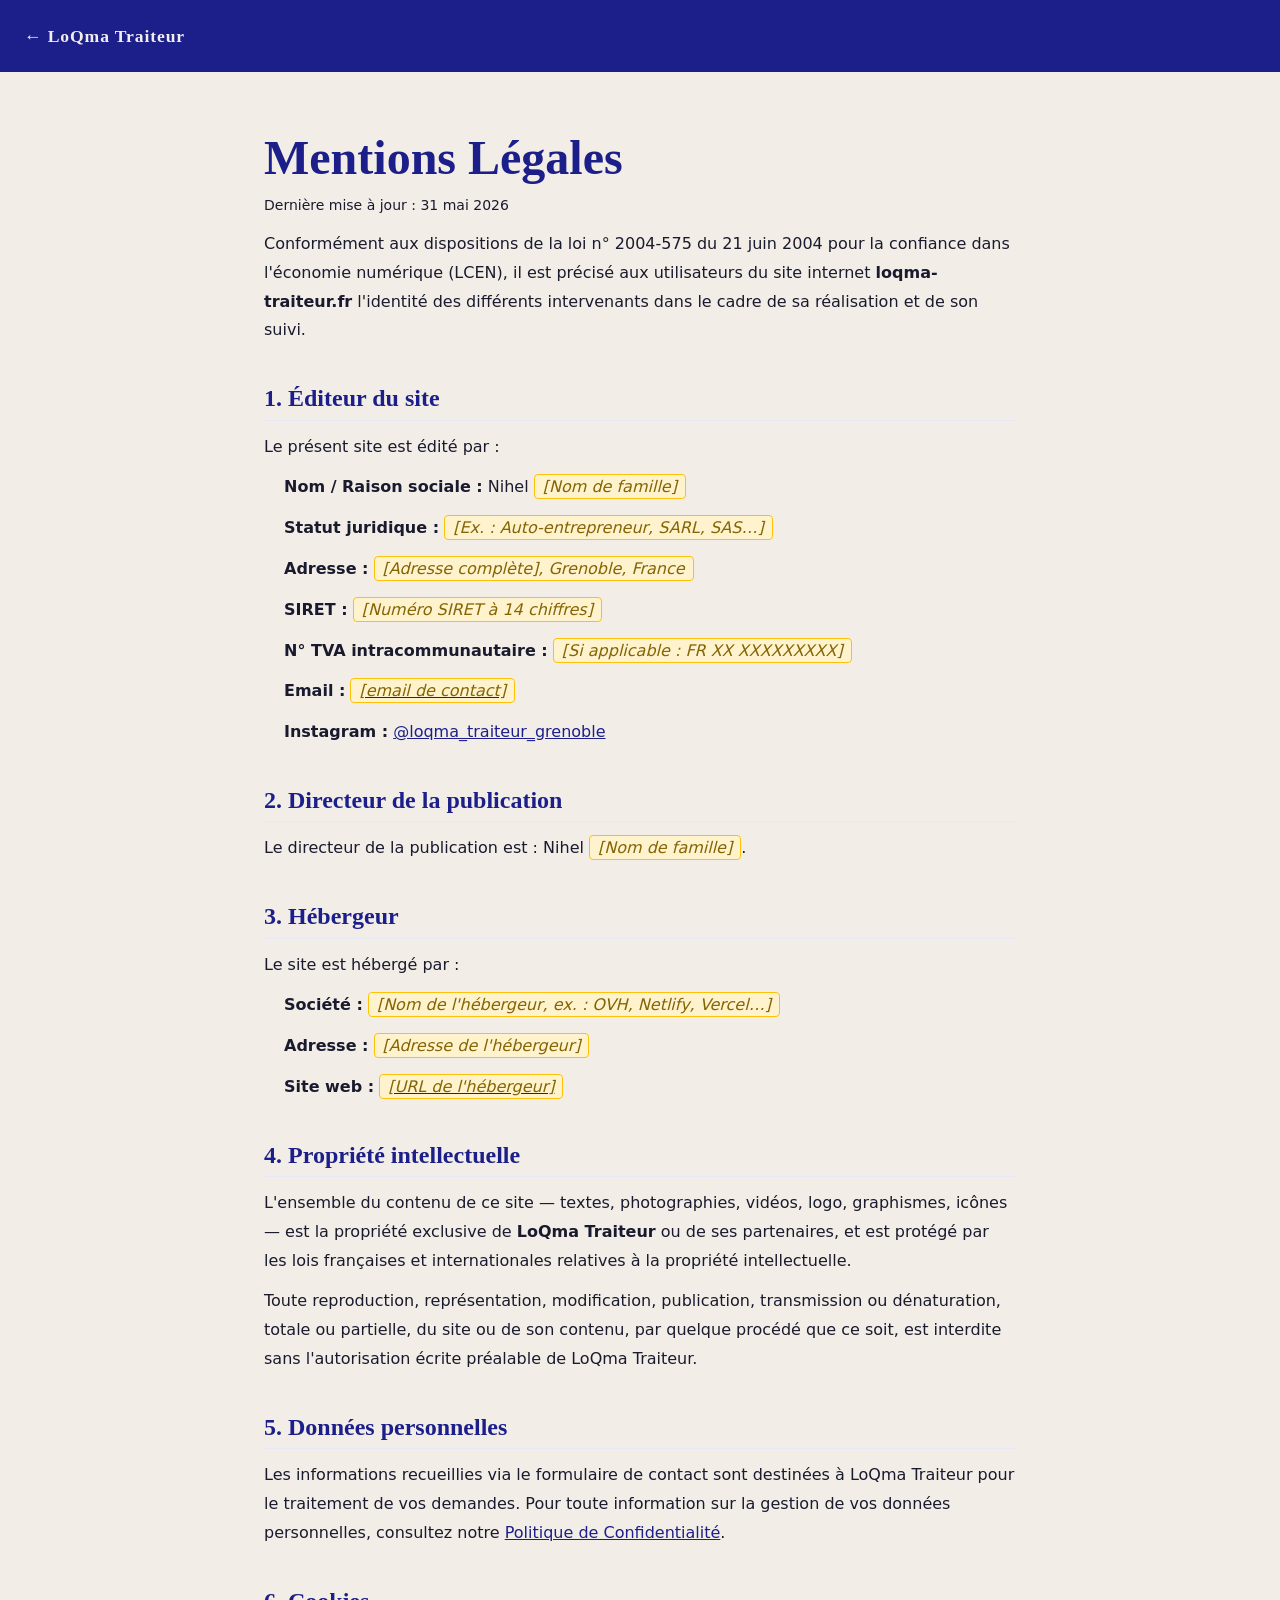
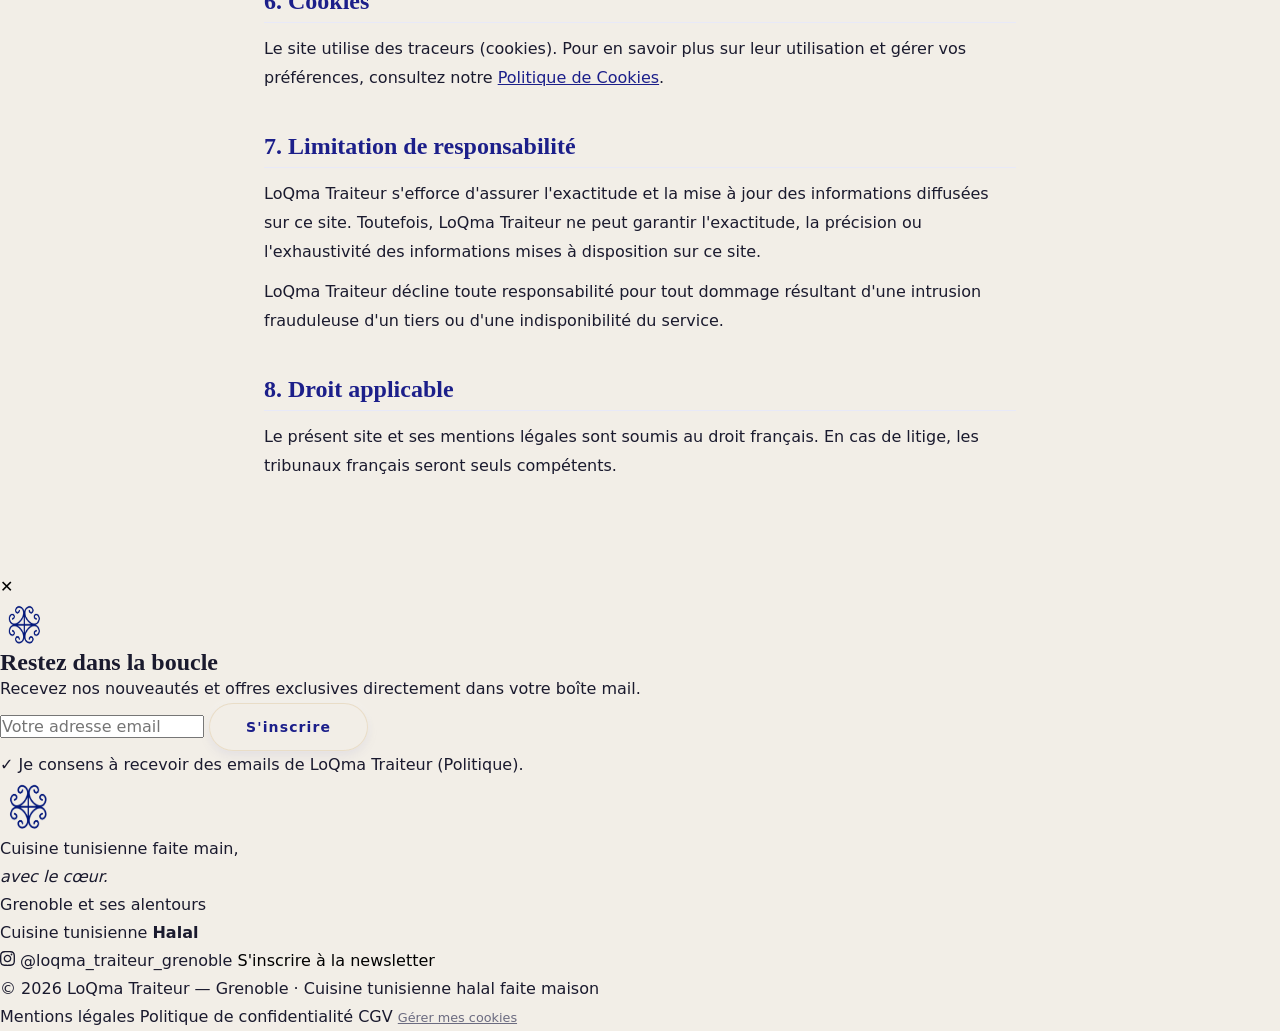
<file: mentions-legales.html>
<!DOCTYPE html>
<html lang="fr">
<head>
  <meta charset="UTF-8">
  <meta name="viewport" content="width=device-width, initial-scale=1.0">
  <meta name="description" content="Mentions légales du site LoQma Traiteur — Grenoble.">
  <title>Mentions Légales — LoQma Traiteur</title>
  <!-- Google Fonts — chargées uniquement après consentement -->
  <script>
    (function(){
      var c=null;try{c=localStorage.getItem('loqma_cookie_consent');}catch(e){}
      if(c==='accepted'){
        var p1=document.createElement('link');p1.rel='preconnect';p1.href='https://fonts.googleapis.com';
        var p2=document.createElement('link');p2.rel='preconnect';p2.href='https://fonts.gstatic.com';p2.crossOrigin='';
        var f=document.createElement('link');f.rel='stylesheet';
        f.href='https://fonts.googleapis.com/css2?family=Agrandir:wght@400;700&family=Cormorant+Garamond:ital,wght@0,300;0,400;0,600;1,300&display=swap';
        document.head.appendChild(p1);document.head.appendChild(p2);document.head.appendChild(f);
      }
    })();
  </script>
  <link rel="stylesheet" href="css/main.css">
  <style>
    .legal-page {
      max-width: 800px;
      margin: 0 auto;
      padding: calc(var(--nav-height) + 60px) 24px 80px;
    }
    .legal-page__back {
      display: inline-flex;
      align-items: center;
      gap: 6px;
      color: var(--color-navy);
      text-decoration: none;
      font-weight: 500;
      font-size: 0.9rem;
      margin-bottom: 40px;
      transition: opacity var(--transition-fast);
    }
    .legal-page__back:hover { opacity: 0.7; }
    .legal-page__title {
      font-family: var(--font-serif);
      font-size: clamp(2rem, 5vw, 3rem);
      font-weight: 600;
      color: var(--color-navy);
      margin-bottom: 8px;
    }
    .legal-page__date {
      color: var(--color-text-muted);
      font-size: 0.875rem;
      margin-bottom: 48px;
    }
    .legal-page h2 {
      font-family: var(--font-serif);
      font-size: 1.5rem;
      font-weight: 600;
      color: var(--color-navy);
      margin: 40px 0 12px;
      padding-bottom: 8px;
      border-bottom: 1px solid var(--color-navy-light);
    }
    .legal-page p, .legal-page li {
      color: var(--color-text);
      line-height: 1.8;
      margin-bottom: 12px;
    }
    .legal-page ul {
      padding-left: 20px;
      margin-bottom: 16px;
    }
    .legal-page a {
      color: var(--color-navy);
      text-decoration: underline;
    }
    .legal-page strong {
      font-weight: 600;
    }
    .legal-placeholder {
      background: #fff3cd;
      border: 1px solid #ffc107;
      border-radius: 4px;
      padding: 2px 8px;
      font-style: italic;
      color: #856404;
    }
    .legal-nav {
      background: var(--color-navy);
      padding: 0 24px;
      height: var(--nav-height);
      display: flex;
      align-items: center;
      position: fixed;
      top: 0;
      left: 0;
      right: 0;
      z-index: 100;
    }
    .legal-nav a {
      color: var(--color-cream);
      text-decoration: none;
      font-weight: 600;
      font-size: 1.1rem;
      font-family: var(--font-serif);
      letter-spacing: 0.05em;
    }
    .legal-nav a:hover { opacity: 0.8; }
  </style>
</head>
<body>
  <nav class="legal-nav" aria-label="Navigation">
    <a href="index.html">← LoQma Traiteur</a>
  </nav>

  <main class="legal-page">
    <h1 class="legal-page__title">Mentions Légales</h1>
    <p class="legal-page__date">Dernière mise à jour : 31 mai 2026</p>

    <p>
      Conformément aux dispositions de la loi n° 2004-575 du 21 juin 2004 pour la
      confiance dans l'économie numérique (LCEN), il est précisé aux utilisateurs du
      site internet <strong>loqma-traiteur.fr</strong> l'identité des différents
      intervenants dans le cadre de sa réalisation et de son suivi.
    </p>

    <h2>1. Éditeur du site</h2>
    <p>
      Le présent site est édité par :
    </p>
    <ul>
      <li><strong>Nom / Raison sociale :</strong> Nihel <span class="legal-placeholder">[Nom de famille]</span></li>
      <li><strong>Statut juridique :</strong> <span class="legal-placeholder">[Ex. : Auto-entrepreneur, SARL, SAS…]</span></li>
      <li><strong>Adresse :</strong> <span class="legal-placeholder">[Adresse complète], Grenoble, France</span></li>
      <li><strong>SIRET :</strong> <span class="legal-placeholder">[Numéro SIRET à 14 chiffres]</span></li>
      <li><strong>N° TVA intracommunautaire :</strong> <span class="legal-placeholder">[Si applicable : FR XX XXXXXXXXX]</span></li>
      <li><strong>Email :</strong> <a href="mailto:contact@loqma-traiteur.fr"><span class="legal-placeholder">[email de contact]</span></a></li>
      <li><strong>Instagram :</strong> <a href="https://www.instagram.com/loqma_traiteur_grenoble/" target="_blank" rel="noopener noreferrer">@loqma_traiteur_grenoble</a></li>
    </ul>

    <h2>2. Directeur de la publication</h2>
    <p>
      Le directeur de la publication est : Nihel <span class="legal-placeholder">[Nom de famille]</span>.
    </p>

    <h2>3. Hébergeur</h2>
    <p>
      Le site est hébergé par :
    </p>
    <ul>
      <li><strong>Société :</strong> <span class="legal-placeholder">[Nom de l'hébergeur, ex. : OVH, Netlify, Vercel…]</span></li>
      <li><strong>Adresse :</strong> <span class="legal-placeholder">[Adresse de l'hébergeur]</span></li>
      <li><strong>Site web :</strong> <a href="#" target="_blank" rel="noopener noreferrer"><span class="legal-placeholder">[URL de l'hébergeur]</span></a></li>
    </ul>

    <h2>4. Propriété intellectuelle</h2>
    <p>
      L'ensemble du contenu de ce site — textes, photographies, vidéos, logo, graphismes,
      icônes — est la propriété exclusive de <strong>LoQma Traiteur</strong> ou de ses
      partenaires, et est protégé par les lois françaises et internationales relatives à
      la propriété intellectuelle.
    </p>
    <p>
      Toute reproduction, représentation, modification, publication, transmission ou
      dénaturation, totale ou partielle, du site ou de son contenu, par quelque procédé
      que ce soit, est interdite sans l'autorisation écrite préalable de LoQma Traiteur.
    </p>

    <h2>5. Données personnelles</h2>
    <p>
      Les informations recueillies via le formulaire de contact sont destinées à LoQma
      Traiteur pour le traitement de vos demandes. Pour toute information sur la gestion
      de vos données personnelles, consultez notre
      <a href="politique-confidentialite.html">Politique de Confidentialité</a>.
    </p>

    <h2>6. Cookies</h2>
    <p>
      Le site utilise des traceurs (cookies). Pour en savoir plus sur leur utilisation
      et gérer vos préférences, consultez notre
      <a href="politique-confidentialite.html#cookies">Politique de Cookies</a>.
    </p>

    <h2>7. Limitation de responsabilité</h2>
    <p>
      LoQma Traiteur s'efforce d'assurer l'exactitude et la mise à jour des informations
      diffusées sur ce site. Toutefois, LoQma Traiteur ne peut garantir l'exactitude,
      la précision ou l'exhaustivité des informations mises à disposition sur ce site.
    </p>
    <p>
      LoQma Traiteur décline toute responsabilité pour tout dommage résultant d'une
      intrusion frauduleuse d'un tiers ou d'une indisponibilité du service.
    </p>

    <h2>8. Droit applicable</h2>
    <p>
      Le présent site et ses mentions légales sont soumis au droit français.
      En cas de litige, les tribunaux français seront seuls compétents.
    </p>
  </main>

  <!-- NEWSLETTER POPUP (reused from main site) -->
  <div id="nl-popup" class="nl-popup" role="dialog" aria-modal="true" aria-labelledby="nl-popup-title">
    <div class="nl-popup__backdrop"></div>
    <div class="nl-popup__card">
      <button class="nl-popup__close" aria-label="Fermer">✕</button>
      <img src="assets/logo-sans2.png" class="nl-popup__logo" alt="LoQma" width="48" height="48">
      <h2 class="nl-popup__title" id="nl-popup-title">Restez dans la boucle</h2>
      <p class="nl-popup__body">Recevez nos nouveautés et offres exclusives directement dans votre boîte mail.</p>
      <form class="nl-popup__form" id="nl-form" novalidate>
        <div class="nl-popup__field">
          <input type="email" id="nl-email" name="email" placeholder="Votre adresse email" class="nl-popup__input" required aria-required="true">
          <button type="submit" class="btn btn--primary nl-popup__submit">S'inscrire</button>
        </div>
        <p class="nl-popup__consent">
          ✓ Je consens à recevoir des emails de LoQma Traiteur (<a href="politique-confidentialite.html" target="_blank">Politique</a>).
        </p>
        <p class="nl-popup__success" id="nl-success" hidden>✓ Merci ! Vous êtes inscrit(e) à notre newsletter.</p>
      </form>
    </div>
  </div>

  <!-- FOOTER (reused from main site) -->
  <footer class="footer" role="contentinfo">
    <div class="footer__inner">
      <div class="footer__brand">
        <img src="assets/logo-sans2.png"
             alt="LoQma Traiteur"
             class="footer__logo"
             width="56" height="56"
             loading="lazy">
        <p class="footer__tagline">
          Cuisine tunisienne faite main,<br>
          <em>avec le cœur.</em>
        </p>
      </div>
      <div class="footer__info">
        <p>Grenoble et ses alentours</p>
        <p>Cuisine tunisienne <strong>Halal</strong></p>
        <a href="https://www.instagram.com/loqma_traiteur_grenoble/"
           target="_blank" rel="noopener noreferrer"
           class="footer__instagram"
           aria-label="Suivre LoQma sur Instagram">
          <svg viewBox="0 0 24 24" fill="currentColor" aria-hidden="true" width="15" height="15">
            <path d="M12 2.163c3.204 0 3.584.012 4.85.07 3.252.148 4.771 1.691 4.919 4.919.058 1.265.069 1.645.069 4.849 0 3.205-.012 3.584-.069 4.849-.149 3.225-1.664 4.771-4.919 4.919-1.266.058-1.644.07-4.85.07-3.204 0-3.584-.012-4.849-.07-3.26-.149-4.771-1.699-4.919-4.92-.058-1.265-.07-1.644-.07-4.849 0-3.204.013-3.583.07-4.849.149-3.227 1.664-4.771 4.919-4.919 1.266-.057 1.645-.069 4.849-.069zm0-2.163c-3.259 0-3.667.014-4.947.072-4.358.2-6.78 2.618-6.98 6.98-.059 1.281-.073 1.689-.073 4.948 0 3.259.014 3.668.072 4.948.2 4.358 2.618 6.78 6.98 6.98 1.281.058 1.689.072 4.948.072 3.259 0 3.668-.014 4.948-.072 4.354-.2 6.782-2.618 6.979-6.98.059-1.28.073-1.689.073-4.948 0-3.259-.014-3.667-.072-4.947-.196-4.354-2.617-6.78-6.979-6.98-1.281-.059-1.69-.073-4.949-.073zm0 5.838c-3.403 0-6.162 2.759-6.162 6.162s2.759 6.163 6.162 6.163 6.162-2.759 6.162-6.163c0-3.403-2.759-6.162-6.162-6.162zm0 10.162c-2.209 0-4-1.79-4-4 0-2.209 1.791-4 4-4s4 1.791 4 4c0 2.21-1.791 4-4 4zm6.406-11.845c-.796 0-1.441.645-1.441 1.44s.645 1.44 1.441 1.44c.795 0 1.439-.645 1.439-1.44s-.644-1.44-1.439-1.44z"/>
          </svg>
          @loqma_traiteur_grenoble
        </a>
        <button id="nl-trigger" class="footer__newsletter-link" type="button" aria-label="S'inscrire à la newsletter">
          S'inscrire à la newsletter
        </button>
      </div>
    </div>
    <div class="footer__bar">
      <p>© 2026 LoQma Traiteur — Grenoble · Cuisine tunisienne halal faite maison</p>
      <nav class="footer__legal-links" aria-label="Liens légaux">
        <a href="mentions-legales.html">Mentions légales</a>
        <a href="politique-confidentialite.html">Politique de confidentialité</a>
        <a href="cgv.html">CGV</a>
        <button id="cookie-manage" class="footer__cookie-link" type="button">Gérer mes cookies</button>
      </nav>
    </div>
  </footer>

  <script src="js/app.js" defer></script>
</body>
</html>
</file>
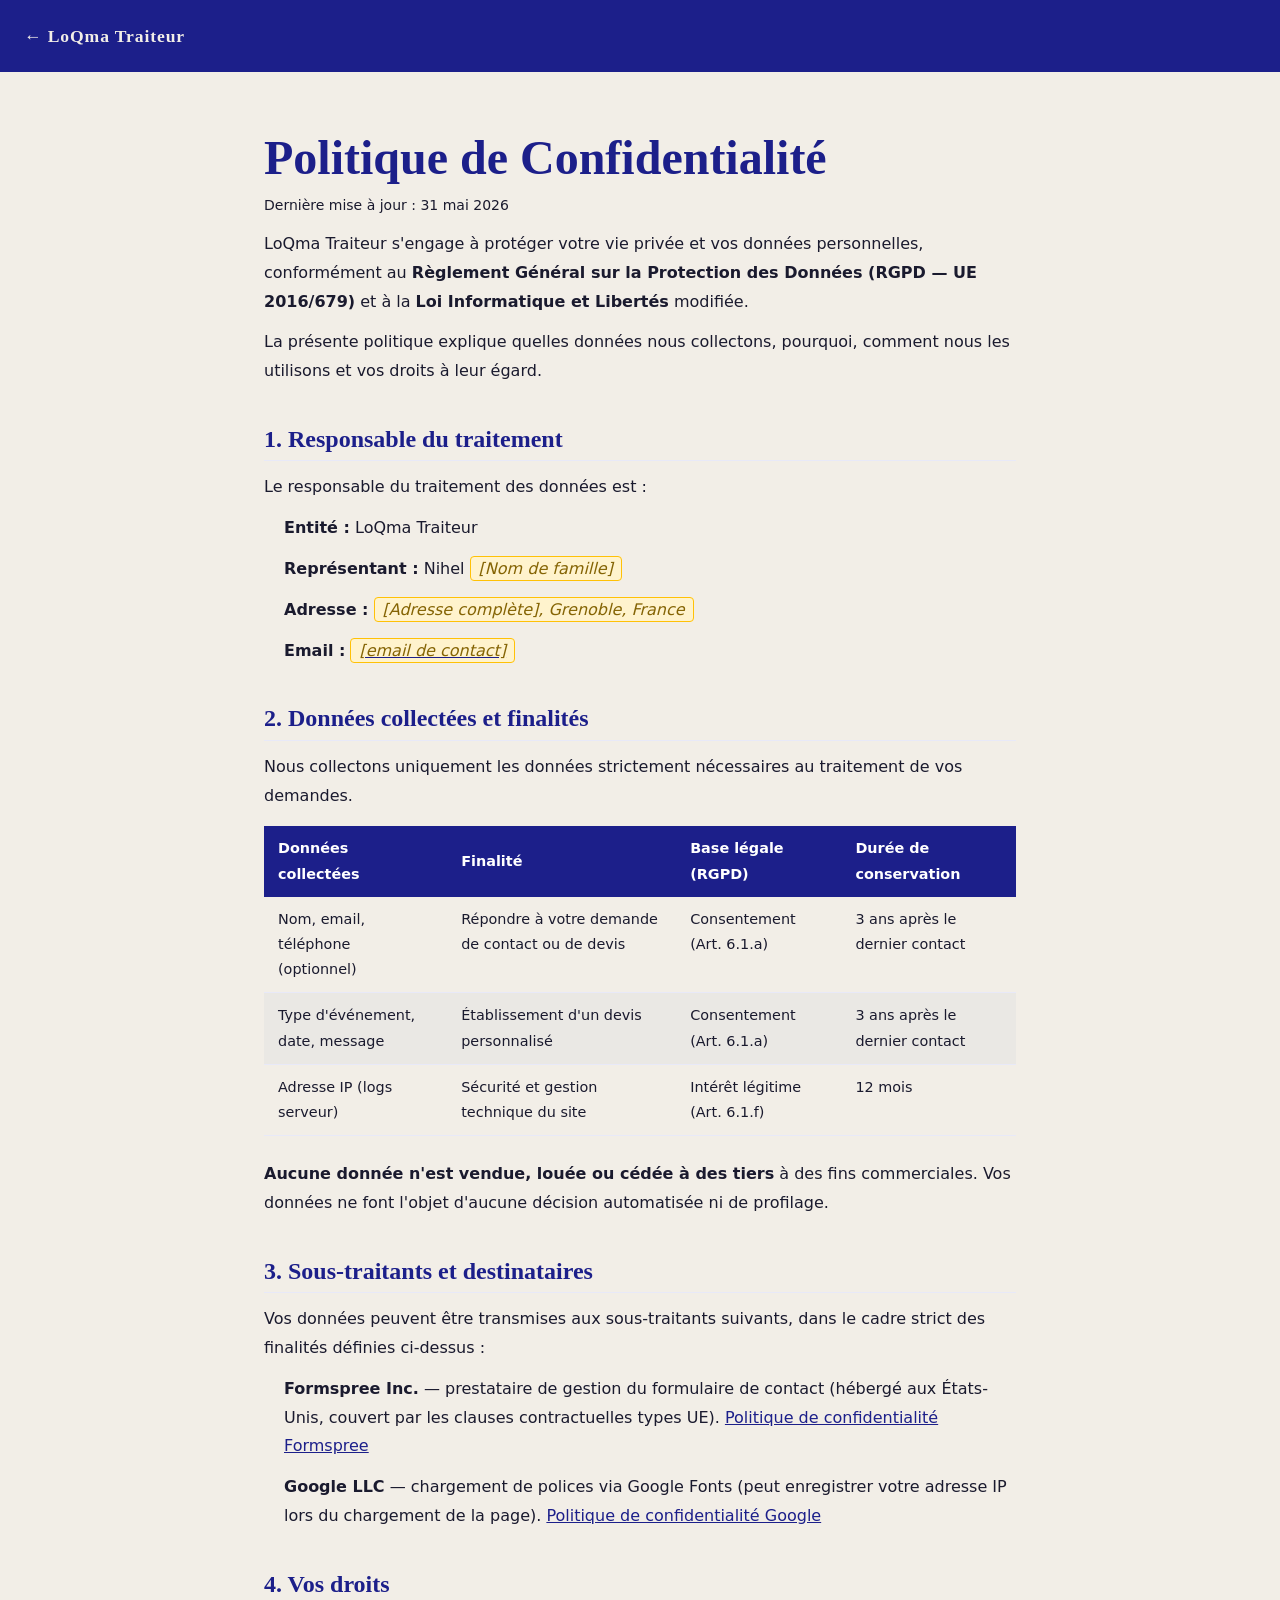
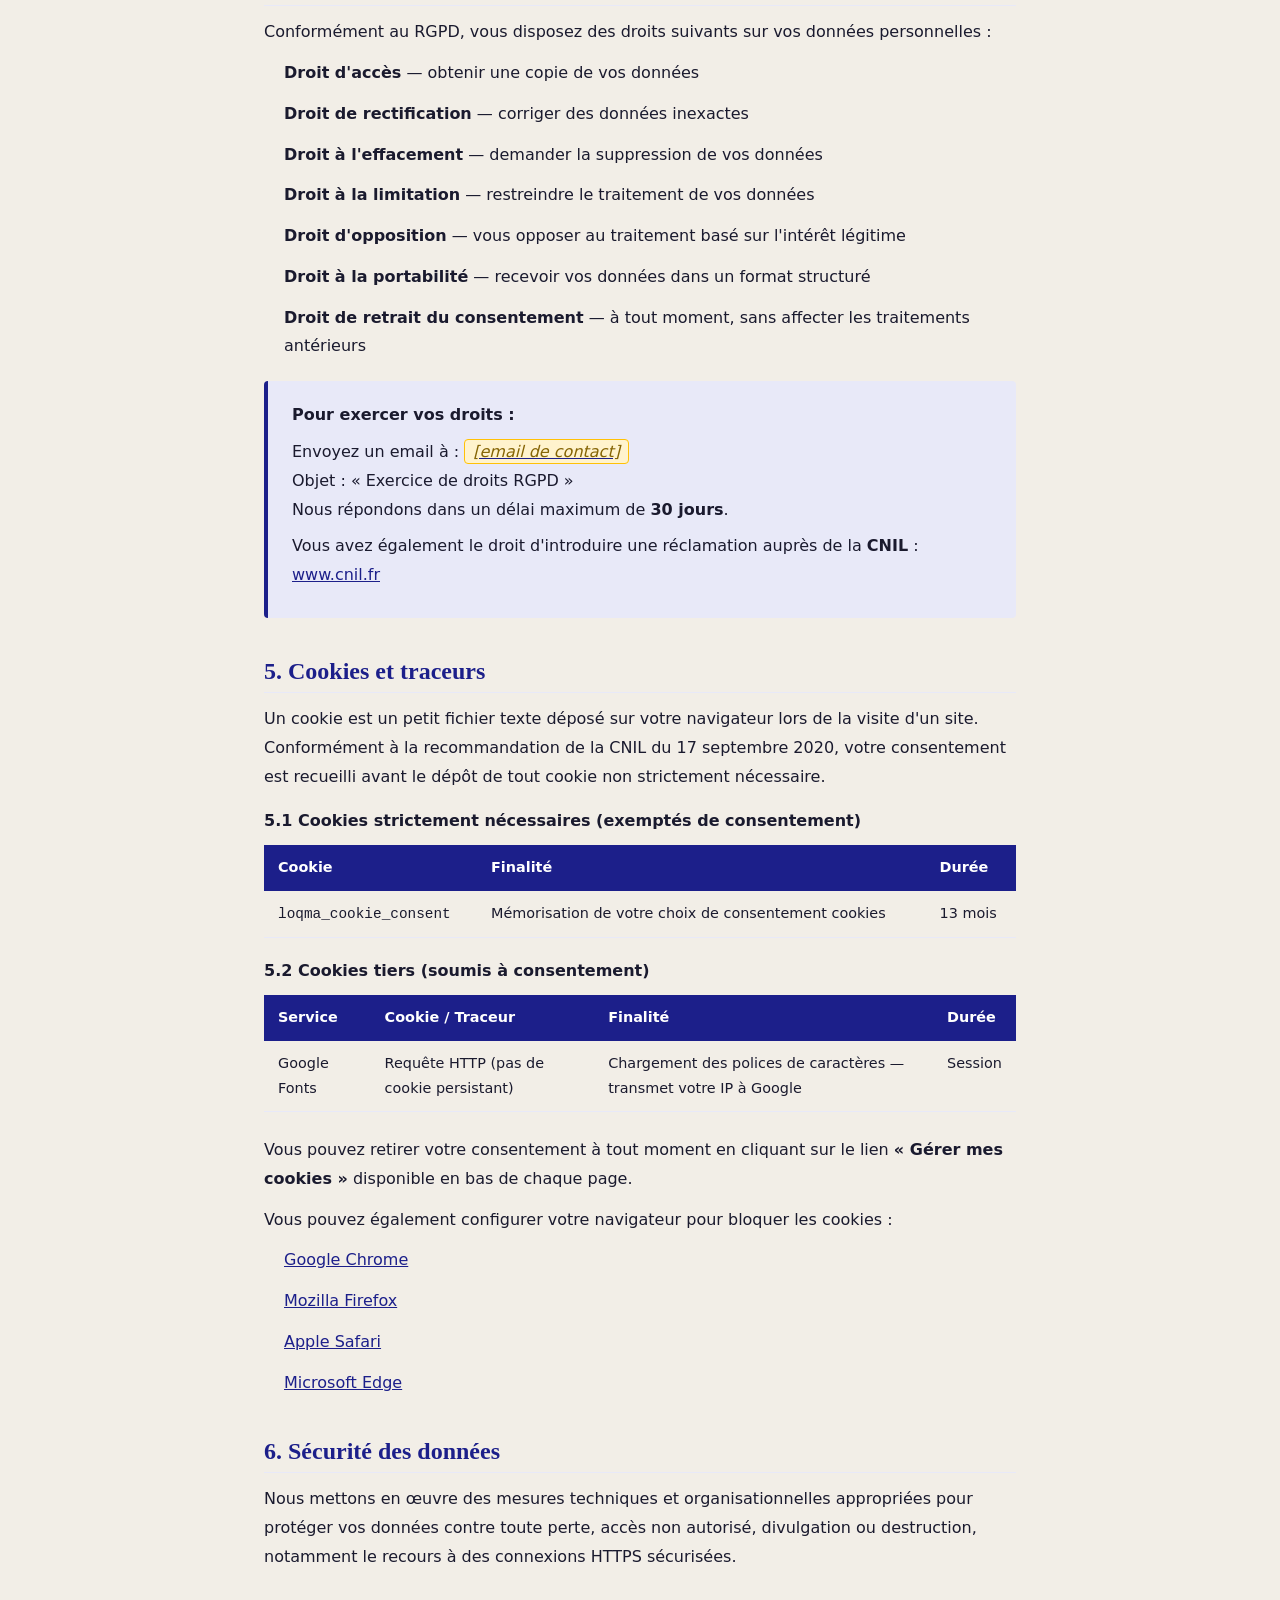
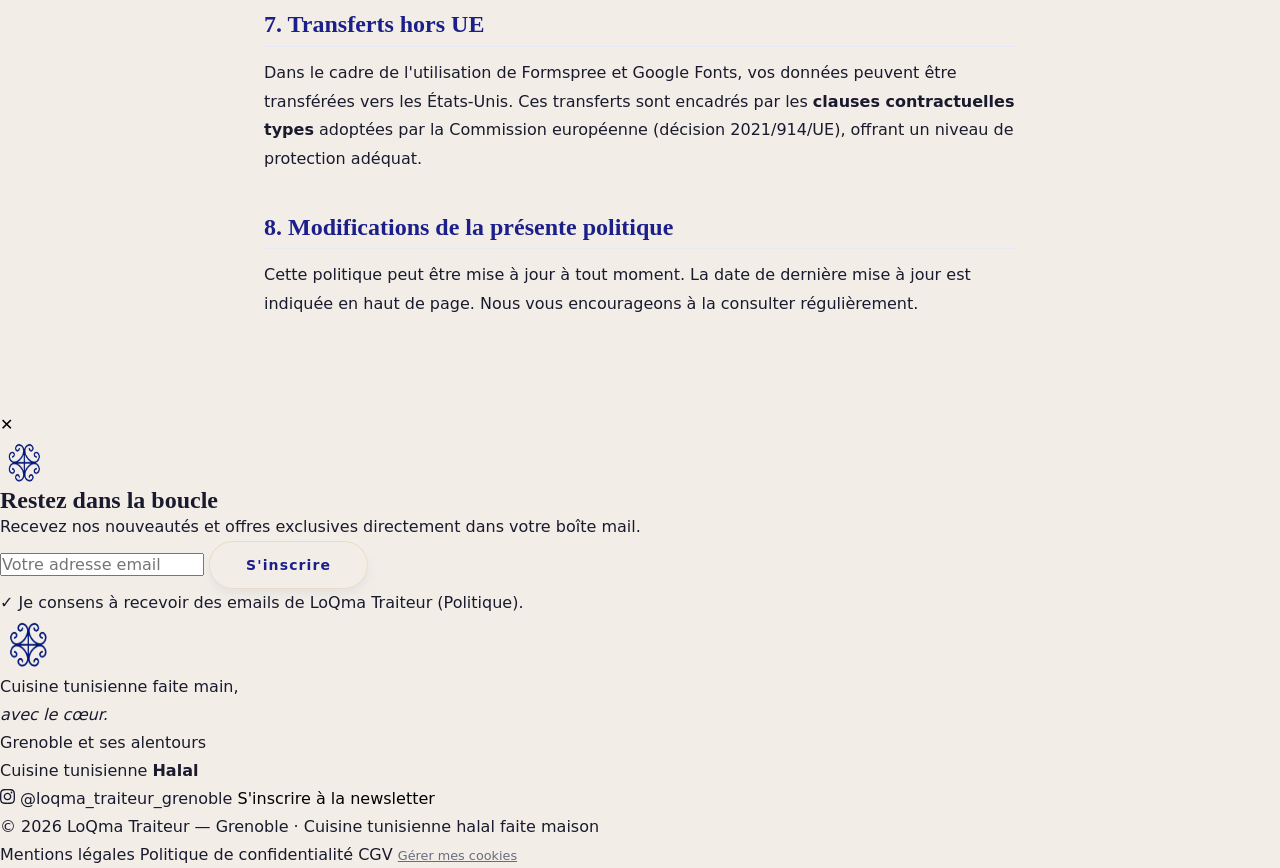
<file: politique-confidentialite.html>
<!DOCTYPE html>
<html lang="fr">
<head>
  <meta charset="UTF-8">
  <meta name="viewport" content="width=device-width, initial-scale=1.0">
  <meta name="description" content="Politique de confidentialité et gestion des cookies — LoQma Traiteur Grenoble.">
  <title>Politique de Confidentialité — LoQma Traiteur</title>
  <!-- Google Fonts — chargées uniquement après consentement -->
  <script>
    (function(){
      var c=null;try{c=localStorage.getItem('loqma_cookie_consent');}catch(e){}
      if(c==='accepted'){
        var p1=document.createElement('link');p1.rel='preconnect';p1.href='https://fonts.googleapis.com';
        var p2=document.createElement('link');p2.rel='preconnect';p2.href='https://fonts.gstatic.com';p2.crossOrigin='';
        var f=document.createElement('link');f.rel='stylesheet';
        f.href='https://fonts.googleapis.com/css2?family=Agrandir:wght@400;700&family=Cormorant+Garamond:ital,wght@0,300;0,400;0,600;1,300&display=swap';
        document.head.appendChild(p1);document.head.appendChild(p2);document.head.appendChild(f);
      }
    })();
  </script>
  <link rel="stylesheet" href="css/main.css">
  <style>
    .legal-page {
      max-width: 800px;
      margin: 0 auto;
      padding: calc(var(--nav-height) + 60px) 24px 80px;
    }
    .legal-page__title {
      font-family: var(--font-serif);
      font-size: clamp(2rem, 5vw, 3rem);
      font-weight: 600;
      color: var(--color-navy);
      margin-bottom: 8px;
    }
    .legal-page__date {
      color: var(--color-text-muted);
      font-size: 0.875rem;
      margin-bottom: 48px;
    }
    .legal-page h2 {
      font-family: var(--font-serif);
      font-size: 1.5rem;
      font-weight: 600;
      color: var(--color-navy);
      margin: 40px 0 12px;
      padding-bottom: 8px;
      border-bottom: 1px solid var(--color-navy-light);
    }
    .legal-page h3 {
      font-family: var(--font-sans);
      font-size: 1rem;
      font-weight: 600;
      color: var(--color-text);
      margin: 20px 0 8px;
    }
    .legal-page p, .legal-page li {
      color: var(--color-text);
      line-height: 1.8;
      margin-bottom: 12px;
    }
    .legal-page ul {
      padding-left: 20px;
      margin-bottom: 16px;
    }
    .legal-page a {
      color: var(--color-navy);
      text-decoration: underline;
    }
    .legal-page strong { font-weight: 600; }
    .legal-placeholder {
      background: #fff3cd;
      border: 1px solid #ffc107;
      border-radius: 4px;
      padding: 2px 8px;
      font-style: italic;
      color: #856404;
    }
    .legal-table {
      width: 100%;
      border-collapse: collapse;
      margin: 16px 0 24px;
      font-size: 0.9rem;
    }
    .legal-table th {
      background: var(--color-navy);
      color: white;
      text-align: left;
      padding: 10px 14px;
      font-weight: 600;
    }
    .legal-table td {
      padding: 10px 14px;
      border-bottom: 1px solid var(--color-navy-light);
      vertical-align: top;
    }
    .legal-table tr:nth-child(even) td { background: rgba(28,31,138,0.03); }
    .rights-box {
      background: var(--color-navy-light);
      border-left: 4px solid var(--color-navy);
      border-radius: 4px;
      padding: 20px 24px;
      margin: 20px 0;
    }
    .rights-box p { margin-bottom: 8px; }
    .legal-nav {
      background: var(--color-navy);
      padding: 0 24px;
      height: var(--nav-height);
      display: flex;
      align-items: center;
      position: fixed;
      top: 0;
      left: 0;
      right: 0;
      z-index: 100;
    }
    .legal-nav a {
      color: var(--color-cream);
      text-decoration: none;
      font-weight: 600;
      font-size: 1.1rem;
      font-family: var(--font-serif);
      letter-spacing: 0.05em;
    }
    .legal-nav a:hover { opacity: 0.8; }
  </style>
</head>
<body>
  <nav class="legal-nav" aria-label="Navigation">
    <a href="index.html">← LoQma Traiteur</a>
  </nav>

  <main class="legal-page">
    <h1 class="legal-page__title">Politique de Confidentialité</h1>
    <p class="legal-page__date">Dernière mise à jour : 31 mai 2026</p>

    <p>
      LoQma Traiteur s'engage à protéger votre vie privée et vos données personnelles,
      conformément au <strong>Règlement Général sur la Protection des Données (RGPD —
      UE 2016/679)</strong> et à la <strong>Loi Informatique et Libertés</strong> modifiée.
    </p>
    <p>
      La présente politique explique quelles données nous collectons, pourquoi, comment
      nous les utilisons et vos droits à leur égard.
    </p>

    <h2>1. Responsable du traitement</h2>
    <p>
      Le responsable du traitement des données est :
    </p>
    <ul>
      <li><strong>Entité :</strong> LoQma Traiteur</li>
      <li><strong>Représentant :</strong> Nihel <span class="legal-placeholder">[Nom de famille]</span></li>
      <li><strong>Adresse :</strong> <span class="legal-placeholder">[Adresse complète], Grenoble, France</span></li>
      <li><strong>Email :</strong> <a href="mailto:contact@loqma-traiteur.fr"><span class="legal-placeholder">[email de contact]</span></a></li>
    </ul>

    <h2>2. Données collectées et finalités</h2>
    <p>Nous collectons uniquement les données strictement nécessaires au traitement de vos demandes.</p>

    <table class="legal-table" aria-label="Tableau des traitements de données">
      <thead>
        <tr>
          <th>Données collectées</th>
          <th>Finalité</th>
          <th>Base légale (RGPD)</th>
          <th>Durée de conservation</th>
        </tr>
      </thead>
      <tbody>
        <tr>
          <td>Nom, email, téléphone (optionnel)</td>
          <td>Répondre à votre demande de contact ou de devis</td>
          <td>Consentement (Art. 6.1.a)</td>
          <td>3 ans après le dernier contact</td>
        </tr>
        <tr>
          <td>Type d'événement, date, message</td>
          <td>Établissement d'un devis personnalisé</td>
          <td>Consentement (Art. 6.1.a)</td>
          <td>3 ans après le dernier contact</td>
        </tr>
        <tr>
          <td>Adresse IP (logs serveur)</td>
          <td>Sécurité et gestion technique du site</td>
          <td>Intérêt légitime (Art. 6.1.f)</td>
          <td>12 mois</td>
        </tr>
      </tbody>
    </table>

    <p>
      <strong>Aucune donnée n'est vendue, louée ou cédée à des tiers</strong> à des fins
      commerciales. Vos données ne font l'objet d'aucune décision automatisée ni de profilage.
    </p>

    <h2>3. Sous-traitants et destinataires</h2>
    <p>Vos données peuvent être transmises aux sous-traitants suivants, dans le cadre strict des finalités définies ci-dessus :</p>
    <ul>
      <li>
        <strong>Formspree Inc.</strong> — prestataire de gestion du formulaire de contact
        (hébergé aux États-Unis, couvert par les clauses contractuelles types UE).
        <a href="https://formspree.io/legal/privacy-policy" target="_blank" rel="noopener noreferrer">
          Politique de confidentialité Formspree
        </a>
      </li>
      <li>
        <strong>Google LLC</strong> — chargement de polices via Google Fonts (peut
        enregistrer votre adresse IP lors du chargement de la page).
        <a href="https://policies.google.com/privacy" target="_blank" rel="noopener noreferrer">
          Politique de confidentialité Google
        </a>
      </li>
    </ul>

    <h2>4. Vos droits</h2>
    <p>
      Conformément au RGPD, vous disposez des droits suivants sur vos données personnelles :
    </p>
    <ul>
      <li><strong>Droit d'accès</strong> — obtenir une copie de vos données</li>
      <li><strong>Droit de rectification</strong> — corriger des données inexactes</li>
      <li><strong>Droit à l'effacement</strong> — demander la suppression de vos données</li>
      <li><strong>Droit à la limitation</strong> — restreindre le traitement de vos données</li>
      <li><strong>Droit d'opposition</strong> — vous opposer au traitement basé sur l'intérêt légitime</li>
      <li><strong>Droit à la portabilité</strong> — recevoir vos données dans un format structuré</li>
      <li><strong>Droit de retrait du consentement</strong> — à tout moment, sans affecter les traitements antérieurs</li>
    </ul>

    <div class="rights-box">
      <p><strong>Pour exercer vos droits :</strong></p>
      <p>
        Envoyez un email à :
        <a href="mailto:contact@loqma-traiteur.fr"><span class="legal-placeholder">[email de contact]</span></a><br>
        Objet : « Exercice de droits RGPD »<br>
        Nous répondons dans un délai maximum de <strong>30 jours</strong>.
      </p>
      <p>
        Vous avez également le droit d'introduire une réclamation auprès de la
        <strong>CNIL</strong> :
        <a href="https://www.cnil.fr" target="_blank" rel="noopener noreferrer">www.cnil.fr</a>
      </p>
    </div>

    <h2 id="cookies">5. Cookies et traceurs</h2>
    <p>
      Un cookie est un petit fichier texte déposé sur votre navigateur lors de la visite
      d'un site. Conformément à la recommandation de la CNIL du 17 septembre 2020, votre
      consentement est recueilli avant le dépôt de tout cookie non strictement nécessaire.
    </p>

    <h3>5.1 Cookies strictement nécessaires (exemptés de consentement)</h3>
    <table class="legal-table">
      <thead>
        <tr><th>Cookie</th><th>Finalité</th><th>Durée</th></tr>
      </thead>
      <tbody>
        <tr>
          <td><code>loqma_cookie_consent</code></td>
          <td>Mémorisation de votre choix de consentement cookies</td>
          <td>13 mois</td>
        </tr>
      </tbody>
    </table>

    <h3>5.2 Cookies tiers (soumis à consentement)</h3>
    <table class="legal-table">
      <thead>
        <tr><th>Service</th><th>Cookie / Traceur</th><th>Finalité</th><th>Durée</th></tr>
      </thead>
      <tbody>
        <tr>
          <td>Google Fonts</td>
          <td>Requête HTTP (pas de cookie persistant)</td>
          <td>Chargement des polices de caractères — transmet votre IP à Google</td>
          <td>Session</td>
        </tr>
      </tbody>
    </table>

    <p>
      Vous pouvez retirer votre consentement à tout moment en cliquant sur le lien
      <strong>« Gérer mes cookies »</strong> disponible en bas de chaque page.
    </p>
    <p>
      Vous pouvez également configurer votre navigateur pour bloquer les cookies :
    </p>
    <ul>
      <li><a href="https://support.google.com/chrome/answer/95647" target="_blank" rel="noopener noreferrer">Google Chrome</a></li>
      <li><a href="https://support.mozilla.org/fr/kb/activer-desactiver-cookies" target="_blank" rel="noopener noreferrer">Mozilla Firefox</a></li>
      <li><a href="https://support.apple.com/fr-fr/guide/safari/sfri11471/mac" target="_blank" rel="noopener noreferrer">Apple Safari</a></li>
      <li><a href="https://support.microsoft.com/fr-fr/microsoft-edge/supprimer-les-cookies-dans-microsoft-edge" target="_blank" rel="noopener noreferrer">Microsoft Edge</a></li>
    </ul>

    <h2>6. Sécurité des données</h2>
    <p>
      Nous mettons en œuvre des mesures techniques et organisationnelles appropriées pour
      protéger vos données contre toute perte, accès non autorisé, divulgation ou
      destruction, notamment le recours à des connexions HTTPS sécurisées.
    </p>

    <h2>7. Transferts hors UE</h2>
    <p>
      Dans le cadre de l'utilisation de Formspree et Google Fonts, vos données peuvent
      être transférées vers les États-Unis. Ces transferts sont encadrés par les
      <strong>clauses contractuelles types</strong> adoptées par la Commission européenne
      (décision 2021/914/UE), offrant un niveau de protection adéquat.
    </p>

    <h2>8. Modifications de la présente politique</h2>
    <p>
      Cette politique peut être mise à jour à tout moment. La date de dernière mise à jour
      est indiquée en haut de page. Nous vous encourageons à la consulter régulièrement.
    </p>
  </main>

  <!-- NEWSLETTER POPUP (reused from main site) -->
  <div id="nl-popup" class="nl-popup" role="dialog" aria-modal="true" aria-labelledby="nl-popup-title">
    <div class="nl-popup__backdrop"></div>
    <div class="nl-popup__card">
      <button class="nl-popup__close" aria-label="Fermer">✕</button>
      <img src="assets/logo-sans2.png" class="nl-popup__logo" alt="LoQma" width="48" height="48">
      <h2 class="nl-popup__title" id="nl-popup-title">Restez dans la boucle</h2>
      <p class="nl-popup__body">Recevez nos nouveautés et offres exclusives directement dans votre boîte mail.</p>
      <form class="nl-popup__form" id="nl-form" novalidate>
        <div class="nl-popup__field">
          <input type="email" id="nl-email" name="email" placeholder="Votre adresse email" class="nl-popup__input" required aria-required="true">
          <button type="submit" class="btn btn--primary nl-popup__submit">S'inscrire</button>
        </div>
        <p class="nl-popup__consent">
          ✓ Je consens à recevoir des emails de LoQma Traiteur (<a href="politique-confidentialite.html" target="_blank">Politique</a>).
        </p>
        <p class="nl-popup__success" id="nl-success" hidden>✓ Merci ! Vous êtes inscrit(e) à notre newsletter.</p>
      </form>
    </div>
  </div>

  <!-- FOOTER (reused from main site) -->
  <footer class="footer" role="contentinfo">
    <div class="footer__inner">
      <div class="footer__brand">
        <img src="assets/logo-sans2.png"
             alt="LoQma Traiteur"
             class="footer__logo"
             width="56" height="56"
             loading="lazy">
        <p class="footer__tagline">
          Cuisine tunisienne faite main,<br>
          <em>avec le cœur.</em>
        </p>
      </div>
      <div class="footer__info">
        <p>Grenoble et ses alentours</p>
        <p>Cuisine tunisienne <strong>Halal</strong></p>
        <a href="https://www.instagram.com/loqma_traiteur_grenoble/"
           target="_blank" rel="noopener noreferrer"
           class="footer__instagram"
           aria-label="Suivre LoQma sur Instagram">
          <svg viewBox="0 0 24 24" fill="currentColor" aria-hidden="true" width="15" height="15">
            <path d="M12 2.163c3.204 0 3.584.012 4.85.07 3.252.148 4.771 1.691 4.919 4.919.058 1.265.069 1.645.069 4.849 0 3.205-.012 3.584-.069 4.849-.149 3.225-1.664 4.771-4.919 4.919-1.266.058-1.644.07-4.85.07-3.204 0-3.584-.012-4.849-.07-3.26-.149-4.771-1.699-4.919-4.92-.058-1.265-.07-1.644-.07-4.849 0-3.204.013-3.583.07-4.849.149-3.227 1.664-4.771 4.919-4.919 1.266-.057 1.645-.069 4.849-.069zm0-2.163c-3.259 0-3.667.014-4.947.072-4.358.2-6.78 2.618-6.98 6.98-.059 1.281-.073 1.689-.073 4.948 0 3.259.014 3.668.072 4.948.2 4.358 2.618 6.78 6.98 6.98 1.281.058 1.689.072 4.948.072 3.259 0 3.668-.014 4.948-.072 4.354-.2 6.782-2.618 6.979-6.98.059-1.28.073-1.689.073-4.948 0-3.259-.014-3.667-.072-4.947-.196-4.354-2.617-6.78-6.979-6.98-1.281-.059-1.69-.073-4.949-.073zm0 5.838c-3.403 0-6.162 2.759-6.162 6.162s2.759 6.163 6.162 6.163 6.162-2.759 6.162-6.163c0-3.403-2.759-6.162-6.162-6.162zm0 10.162c-2.209 0-4-1.79-4-4 0-2.209 1.791-4 4-4s4 1.791 4 4c0 2.21-1.791 4-4 4zm6.406-11.845c-.796 0-1.441.645-1.441 1.44s.645 1.44 1.441 1.44c.795 0 1.439-.645 1.439-1.44s-.644-1.44-1.439-1.44z"/>
          </svg>
          @loqma_traiteur_grenoble
        </a>
        <button id="nl-trigger" class="footer__newsletter-link" type="button" aria-label="S'inscrire à la newsletter">
          S'inscrire à la newsletter
        </button>
      </div>
    </div>
    <div class="footer__bar">
      <p>© 2026 LoQma Traiteur — Grenoble · Cuisine tunisienne halal faite maison</p>
      <nav class="footer__legal-links" aria-label="Liens légaux">
        <a href="mentions-legales.html">Mentions légales</a>
        <a href="politique-confidentialite.html">Politique de confidentialité</a>
        <a href="cgv.html">CGV</a>
        <button id="cookie-manage" class="footer__cookie-link" type="button">Gérer mes cookies</button>
      </nav>
    </div>
  </footer>

  <script src="js/app.js" defer></script>
</body>
</html>
</file>
<file: css/main.css>
/* ============================================================
   LOQMA TRAITEUR — main.css
   Design Tokens · Reset · Base · Typography · Buttons · Utils
   ============================================================ */

/* ── Design Tokens ─────────────────────────────────────────── */
:root {
  --color-navy:        #1C1F8A;
  --color-cream:       #F2EEE7;
  --color-white:       #FFFFFF;
  --color-gold:        #C89A4A;
  --color-text:        #1A1A2E;
  --color-text-muted:  #6B6B80;
  --color-navy-light:  #E8E9F8;
  --color-whatsapp:    #25D366;
  --color-footer:      #111630;

  --font-serif: 'Cormorant Garamond', Georgia, serif;
  --font-sans:  'Agrandir', system-ui, -apple-system, sans-serif;
  --font-display: 'Agrandir', system-ui, -apple-system, sans-serif;

  --radius-card: 12px;
  --shadow-card: 0 4px 24px rgba(28, 31, 138, 0.08);
  --shadow-btn:  0 2px 12px rgba(28, 31, 138, 0.18);

  --transition-fast: 0.2s ease;
  --transition-mid:  0.3s ease;
  --transition-slow: 0.6s ease-out;

  --nav-height:  72px;
  --max-width:   1200px;
  --section-pad: clamp(60px, 8vw, 120px);

  /* New design tokens */
  --color-gold-light:   rgba(200, 154, 74, 0.15);
  --color-glow-gold:    0 0 20px rgba(200, 154, 74, 0.08);
  --shadow-card-hover:  0 12px 40px rgba(28, 31, 138, 0.12);
  --radius-sm:   8px;
  --radius-lg:   20px;
}

/* ── CSS Reset ─────────────────────────────────────────────── */
*, *::before, *::after {
  box-sizing: border-box;
  margin: 0;
  padding: 0;
}

html {
  scroll-behavior: smooth;
  scroll-padding-top: calc(var(--nav-height) + 16px);
  -webkit-text-size-adjust: 100%;
  font-size: 16px;
}

body {
  background-color: var(--color-cream);
  color: var(--color-text);
  font-family: var(--font-sans);
  font-size: 1rem;
  line-height: 1.75;
  overflow-x: hidden;
}

/* Lock scroll during preloader */
body.preloader-active {
  overflow: hidden;
}

img, video {
  max-width: 100%;
  display: block;
}

a {
  color: inherit;
  text-decoration: none;
}

ul, ol {
  list-style: none;
}

button {
  cursor: pointer;
  border: none;
  background: none;
  font-family: inherit;
  font-size: inherit;
}

input, textarea, select {
  font-family: inherit;
  font-size: inherit;
}

/* ── Accessibility ─────────────────────────────────────────── */
:focus-visible {
  outline: 3px solid var(--color-gold);
  outline-offset: 3px;
}

.sr-only {
  position: absolute;
  width: 1px;
  height: 1px;
  padding: 0;
  margin: -1px;
  overflow: hidden;
  clip: rect(0 0 0 0);
  white-space: nowrap;
  border: 0;
}

/* ── Typography ────────────────────────────────────────────── */
h1, h2, h3, h4 {
  font-family: var(--font-serif);
  line-height: 1.1;
}

.section-heading {
  font-family: var(--font-serif);
  font-weight: 600;
  font-size: clamp(1.8rem, 4vw, 3rem);
  letter-spacing: 0.12em;
  text-transform: uppercase;
  color: var(--color-navy);
}

.section-subheading {
  font-family: var(--font-sans);
  font-size: 0.875rem;
  color: var(--color-text-muted);
  letter-spacing: 0.05em;
  margin-top: 8px;
}

.ornament-divider {
  display: flex;
  align-items: center;
  justify-content: center;
  gap: 16px;
  color: var(--color-gold);
  font-size: 1.1rem;
  letter-spacing: 0.25em;
  margin: 14px 0 8px;
}

.ornament-divider::before,
.ornament-divider::after {
  content: '';
  display: block;
  width: 60px;
  height: 1px;
  background: linear-gradient(90deg,
    transparent 0%,
    var(--color-gold) 40%,
    var(--color-gold) 60%,
    transparent 100%
  );
  animation: ornament-shimmer 3s ease-in-out infinite;
}

.ornament-divider::after {
  animation-delay: 0.5s;
}

@keyframes ornament-shimmer {
  0%, 100% { opacity: 0.25; transform: scaleX(0.8); }
  50%      { opacity: 0.9;  transform: scaleX(1); }
}

/* Diamond SVG ornament */
.ornament-diamond {
  display: inline-flex;
  align-items: center;
  justify-content: center;
}

/* ── Buttons ───────────────────────────────────────────────── */
.btn {
  display: inline-flex;
  align-items: center;
  justify-content: center;
  gap: 8px;
  font-family: var(--font-sans);
  font-weight: 600;
  font-size: 0.875rem;
  letter-spacing: 0.08em;
  border-radius: 50px;
  padding: 14px 36px;
  min-height: 48px;
  transition: all var(--transition-fast);
  white-space: nowrap;
  text-decoration: none;
  border: 1.5px solid transparent;
  cursor: pointer;
  backdrop-filter: blur(4px);
  -webkit-backdrop-filter: blur(4px);
}

/* Primary: cream bg with enhanced glass effect */
.btn--primary {
  background: rgba(242, 238, 231, 0.95);
  color: var(--color-navy);
  border-color: rgba(200, 154, 74, 0.2);
  box-shadow: 
    0 -2px 8px rgba(255, 255, 255, 0.3),
    0 4px 12px rgba(28, 31, 138, 0.08);
}
.btn--primary:hover,
.btn--primary:focus-visible {
  background: var(--color-gold);
  color: var(--color-white);
  transform: translateY(-2px);
  border-color: rgba(200, 154, 74, 0.4);
  box-shadow: 
    0 -2px 8px rgba(255, 255, 255, 0.4),
    0 8px 20px rgba(200, 154, 74, 0.25);
}

/* Ghost cream (on dark backgrounds) */
.btn--ghost-cream {
  background: transparent;
  color: var(--color-cream);
  border-color: rgba(242, 238, 231, 0.7);
}
.btn--ghost-cream:hover,
.btn--ghost-cream:focus-visible {
  background: rgba(242, 238, 231, 0.15);
  border-color: var(--color-cream);
  transform: translateY(-2px);
  box-shadow: 0 4px 12px rgba(242, 238, 231, 0.15);
}

/* Navy solid */
.btn--navy {
  background: var(--color-navy);
  color: var(--color-cream);
  border-color: transparent;
  box-shadow: 0 4px 12px rgba(28, 31, 138, 0.15);
}
.btn--navy:hover,
.btn--navy:focus-visible {
  background: #2d31b0;
  transform: translateY(-2px);
  box-shadow: 0 8px 20px rgba(28, 31, 138, 0.25);
}

/* Full-width */
.btn--full {
  width: 100%;
}

/* WhatsApp */
.btn--whatsapp {
  background: var(--color-whatsapp);
  color: white;
  border-color: transparent;
}
.btn--whatsapp:hover,
.btn--whatsapp:focus-visible {
  background: #1ebe58;
  transform: scale(1.02);
}

/* Instagram */
.btn--instagram {
  background: linear-gradient(135deg, #405de6 0%, #833ab4 50%, #e1306c 100%);
  color: white;
  border-color: transparent;
}
.btn--instagram:hover,
.btn--instagram:focus-visible {
  opacity: 0.88;
  transform: scale(1.02);
}

/* ── Scroll Reveal Animation ───────────────────────────────── */
.reveal {
  opacity: 0;
  transform: translateY(30px);
  transition: opacity var(--transition-slow), transform var(--transition-slow);
}
.reveal.is-visible {
  opacity: 1;
  transform: translateY(0);
}
.reveal-delay-1 { transition-delay: 0.1s; }
.reveal-delay-2 { transition-delay: 0.2s; }
.reveal-delay-3 { transition-delay: 0.3s; }

/* ── Form — RGPD checkbox ──────────────────────────────────── */
.form-group--checkbox {
  margin-top: 4px;
}
.form-checkbox-label {
  display: flex;
  align-items: flex-start;
  gap: 10px;
  cursor: pointer;
  font-size: 0.85rem;
  line-height: 1.5;
  color: var(--color-text-muted);
}
.form-checkbox-label input[type="checkbox"] {
  flex-shrink: 0;
  width: 17px;
  height: 17px;
  margin-top: 2px;
  accent-color: var(--color-navy);
  cursor: pointer;
}
.form-checkbox-label a {
  color: var(--color-navy);
  text-decoration: underline;
}
.form-group--checkbox.has-error .form-checkbox-label {
  color: #c0392b;
}
.form-group--checkbox.has-error .form-checkbox-label input[type="checkbox"] {
  outline: 2px solid #c0392b;
  outline-offset: 1px;
  border-radius: 2px;
}

/* ── WhatsApp FAB (mobile only) ────────────────────────────── */
.whatsapp-fab {
  position: fixed;
  bottom: 24px;
  right: 24px;
  width: 56px;
  height: 56px;
  background: var(--color-whatsapp);
  border-radius: 50%;
  display: none;
  align-items: center;
  justify-content: center;
  box-shadow: 0 4px 20px rgba(37, 211, 102, 0.45);
  z-index: 90;
  transition: transform var(--transition-fast), box-shadow var(--transition-fast);
}
.whatsapp-fab:hover,
.whatsapp-fab:focus-visible {
  transform: scale(1.08);
  box-shadow: 0 6px 28px rgba(37, 211, 102, 0.55);
}
.whatsapp-fab svg {
  fill: white;
}

@media (max-width: 767px) {
  .whatsapp-fab {
    display: flex;
  }
}

/* ── Cookie Consent Banner ─────────────────────────────────── */
.cookie-banner {
  position: fixed;
  bottom: 0;
  left: 0;
  right: 0;
  z-index: 9999;
  background: var(--color-footer);
  color: var(--color-cream);
  padding: 16px 24px;
  border-top: 2px solid var(--color-gold);
  transform: translateY(100%);
  transition: transform 0.35s ease;
}
.cookie-banner.is-visible {
  transform: translateY(0);
}
.cookie-banner__inner {
  max-width: var(--max-width);
  margin: 0 auto;
  display: flex;
  align-items: center;
  justify-content: space-between;
  gap: 24px;
  flex-wrap: wrap;
}
.cookie-banner__text {
  font-size: 0.875rem;
  line-height: 1.6;
  margin: 0;
  flex: 1 1 280px;
}
.cookie-banner__link {
  color: var(--color-gold);
  text-decoration: underline;
}
.cookie-banner__actions {
  display: flex;
  gap: 10px;
  flex-shrink: 0;
}
.cookie-banner__btn {
  border: none;
  border-radius: 6px;
  padding: 9px 20px;
  font-size: 0.875rem;
  font-weight: 600;
  cursor: pointer;
  transition: opacity var(--transition-fast);
  font-family: var(--font-sans);
}
.cookie-banner__btn:hover { opacity: 0.85; }
.cookie-banner__btn--accept {
  background: var(--color-gold);
  color: var(--color-footer);
}
.cookie-banner__btn--refuse {
  background: transparent;
  color: var(--color-cream);
  border: 1px solid rgba(242, 238, 231, 0.4);
}

/* Lien "Gérer mes cookies" dans le footer */
.footer__cookie-link {
  color: var(--color-text-muted);
  font-size: 0.8rem;
  text-decoration: underline;
  cursor: pointer;
  background: none;
  border: none;
  padding: 0;
  font-family: var(--font-sans);
}
.footer__cookie-link:hover { color: var(--color-gold); }
</file>
